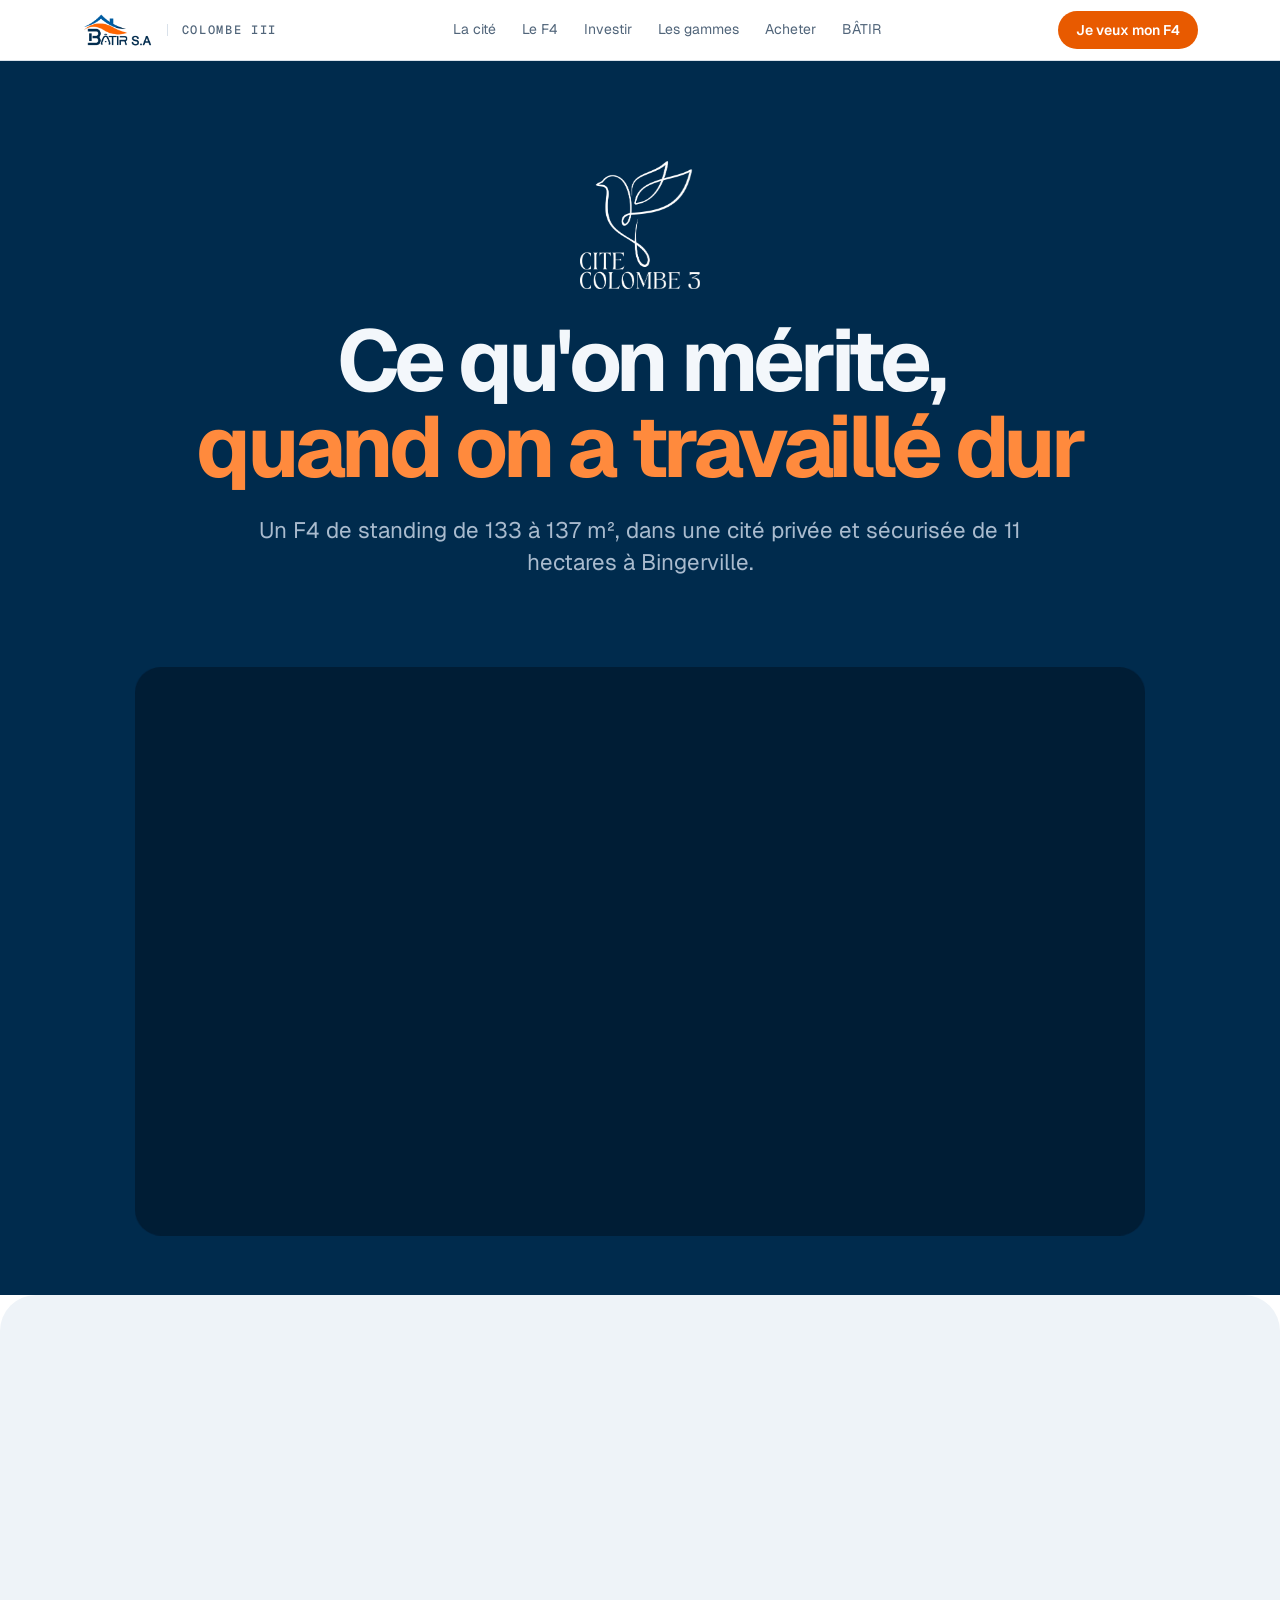
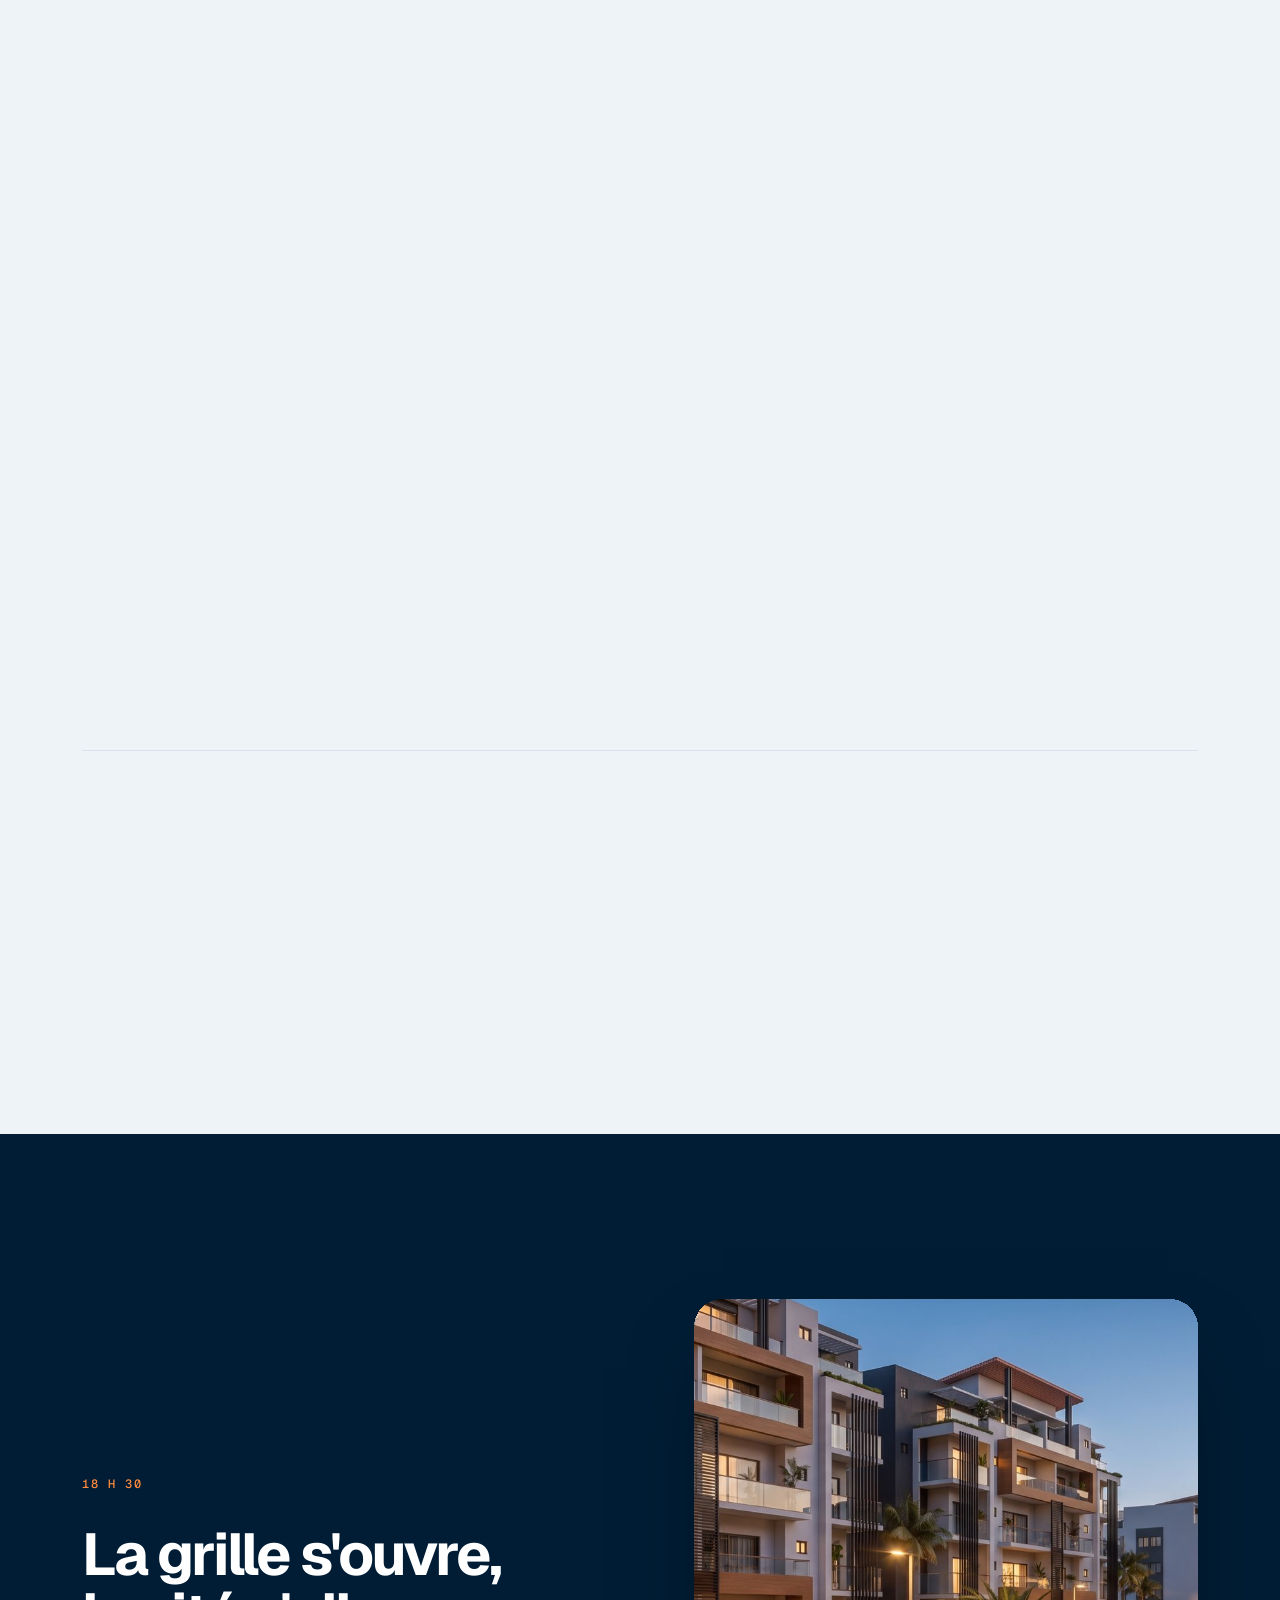
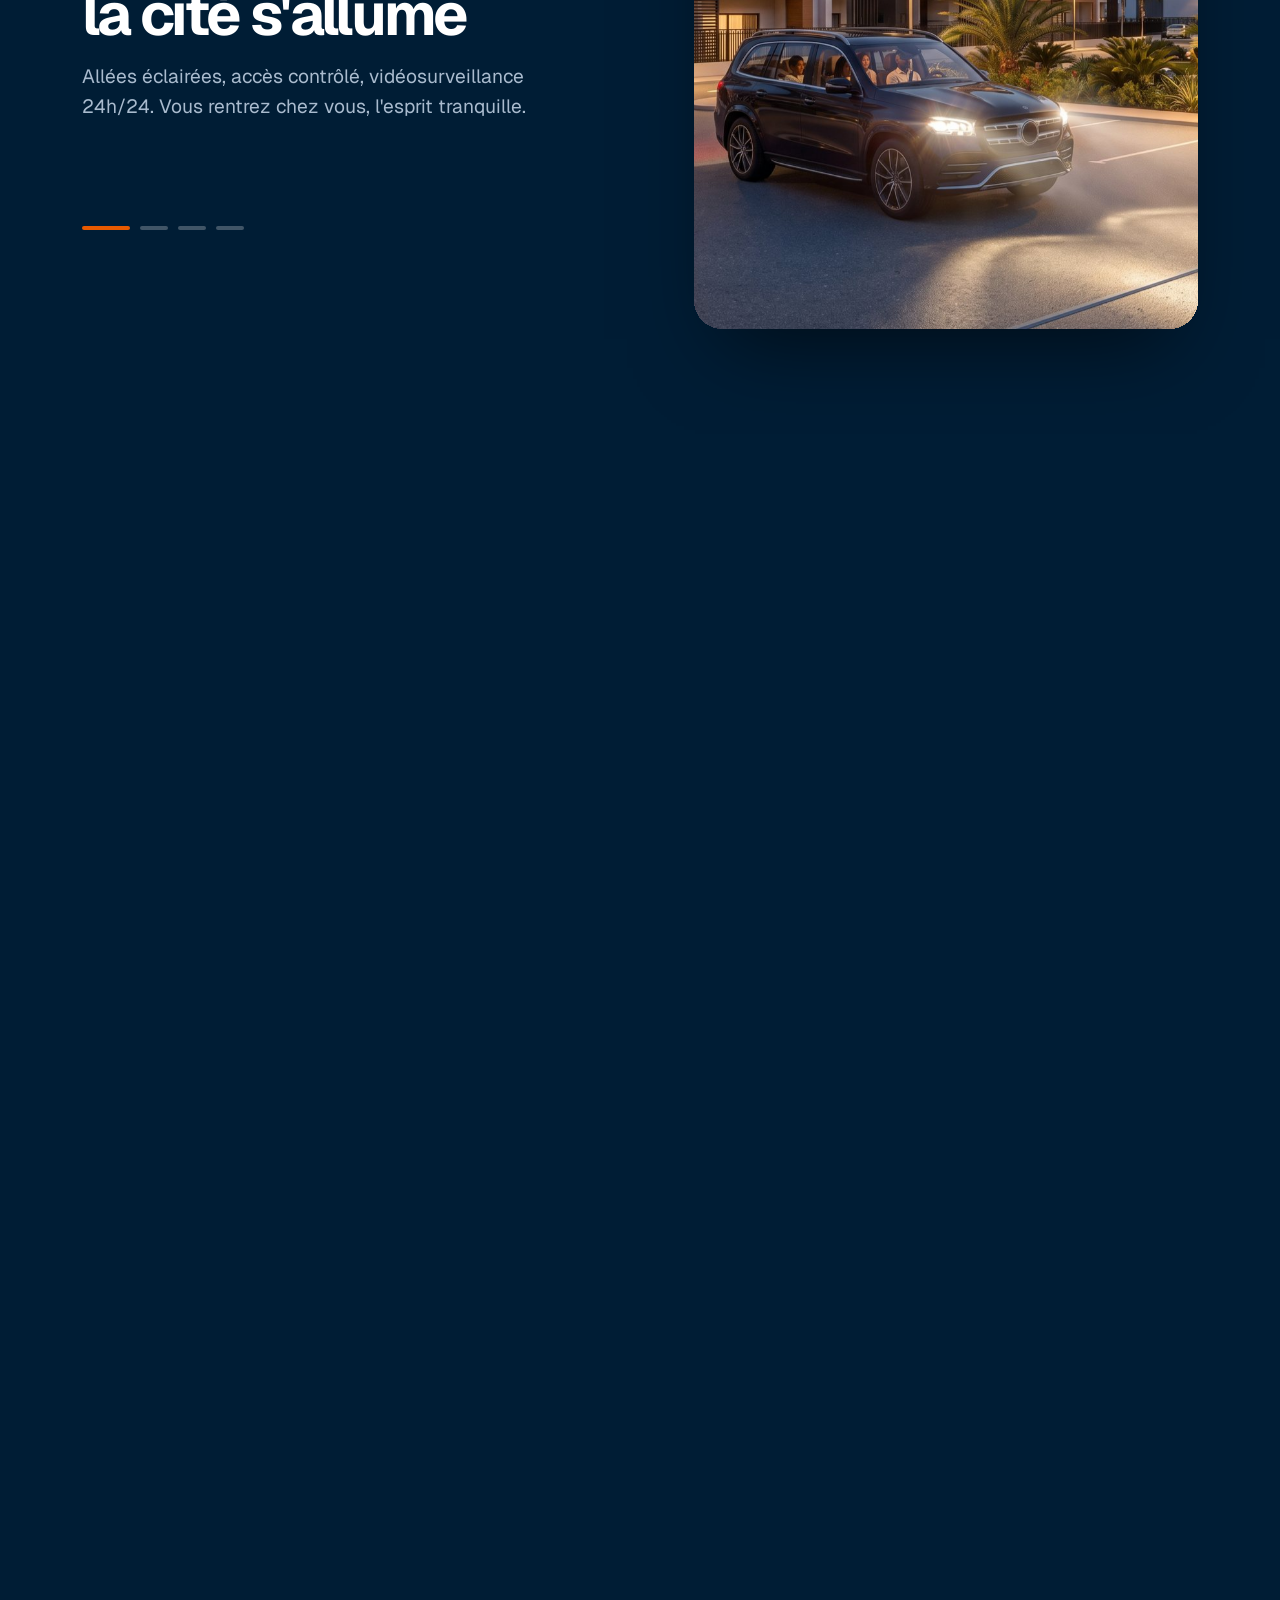
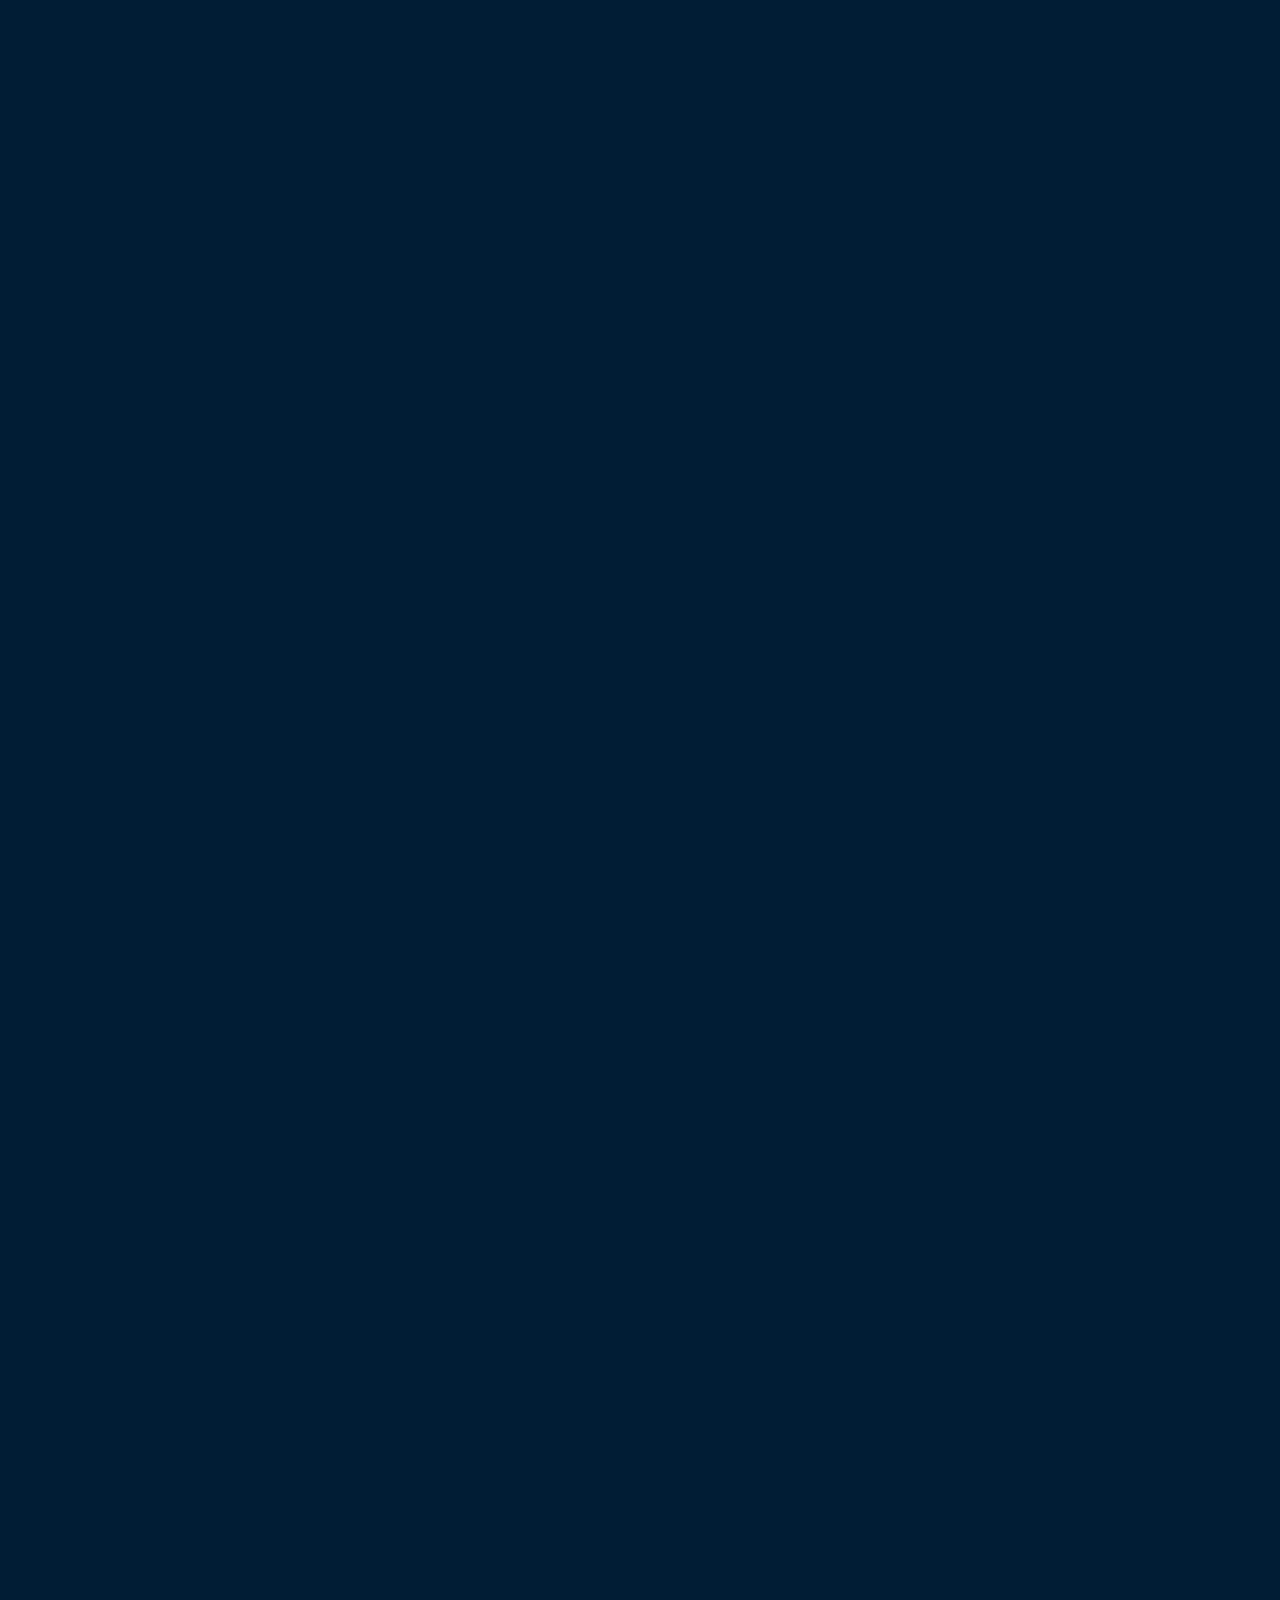
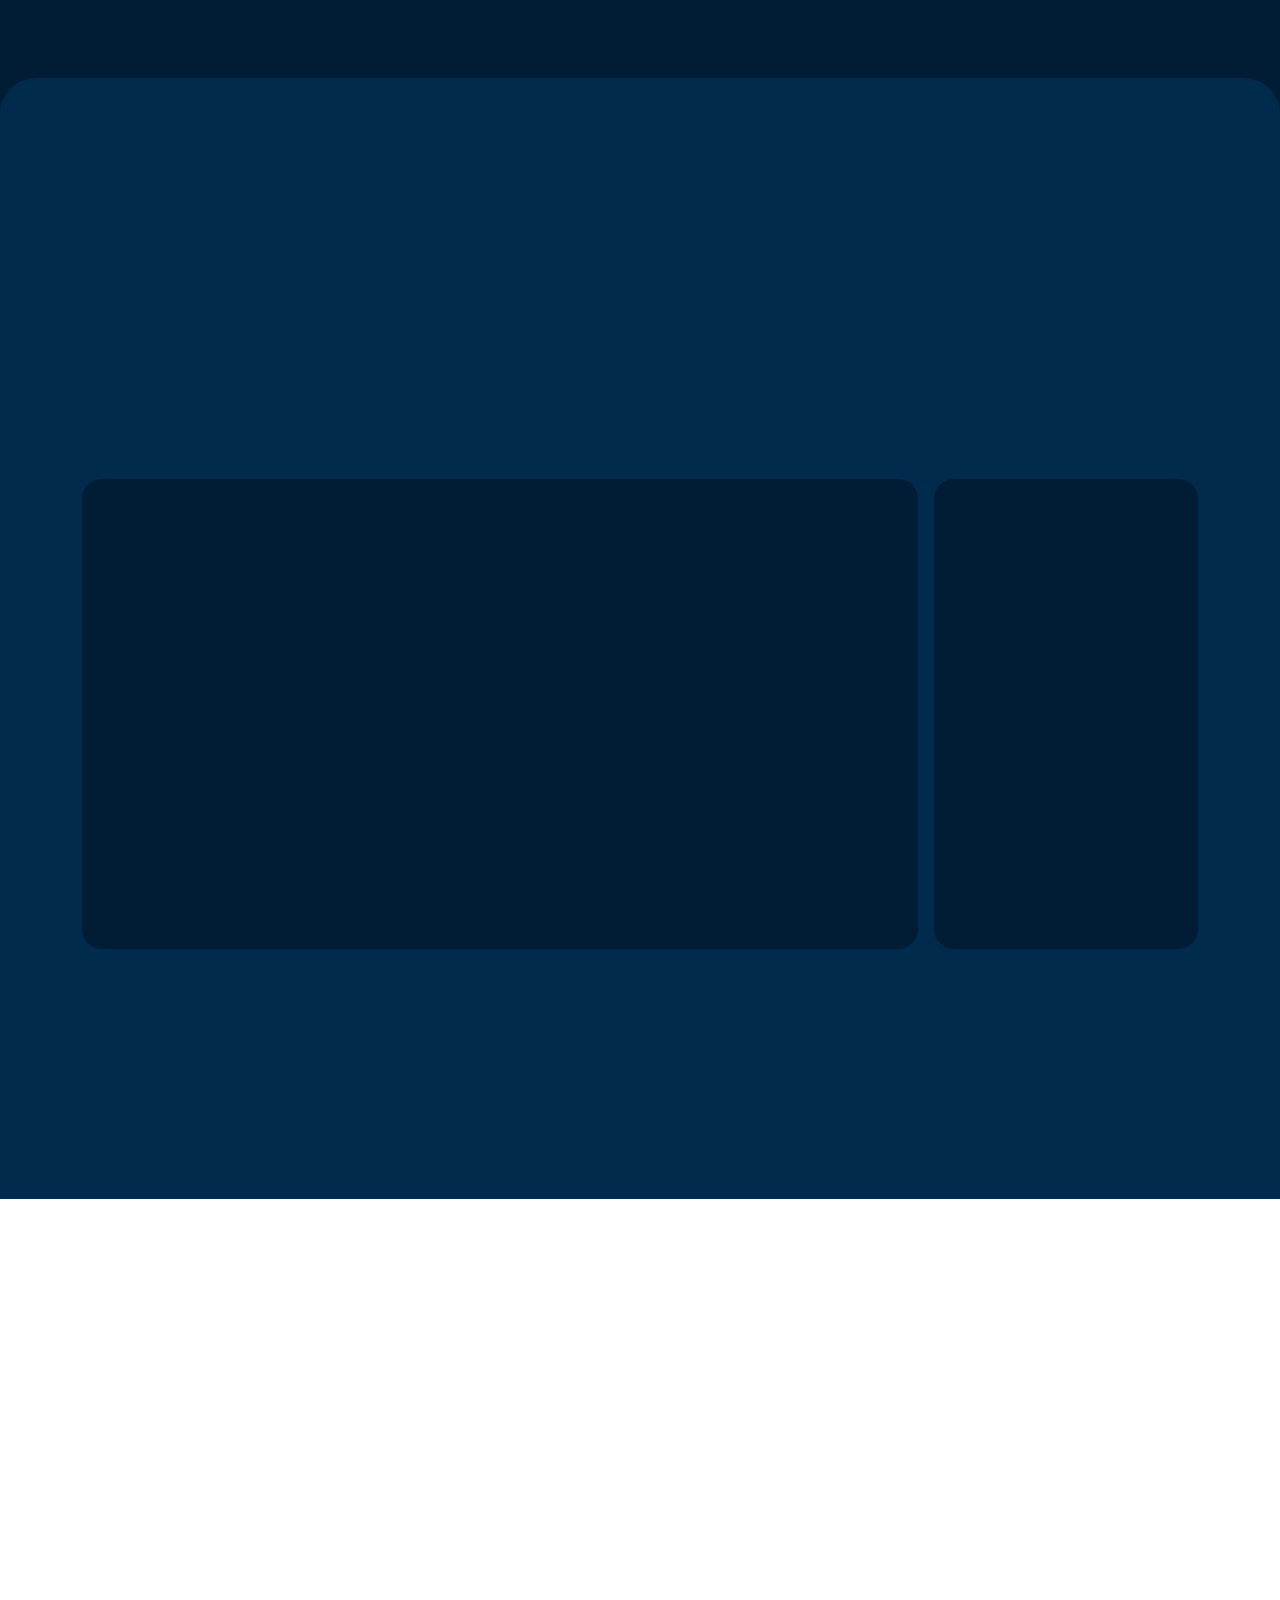
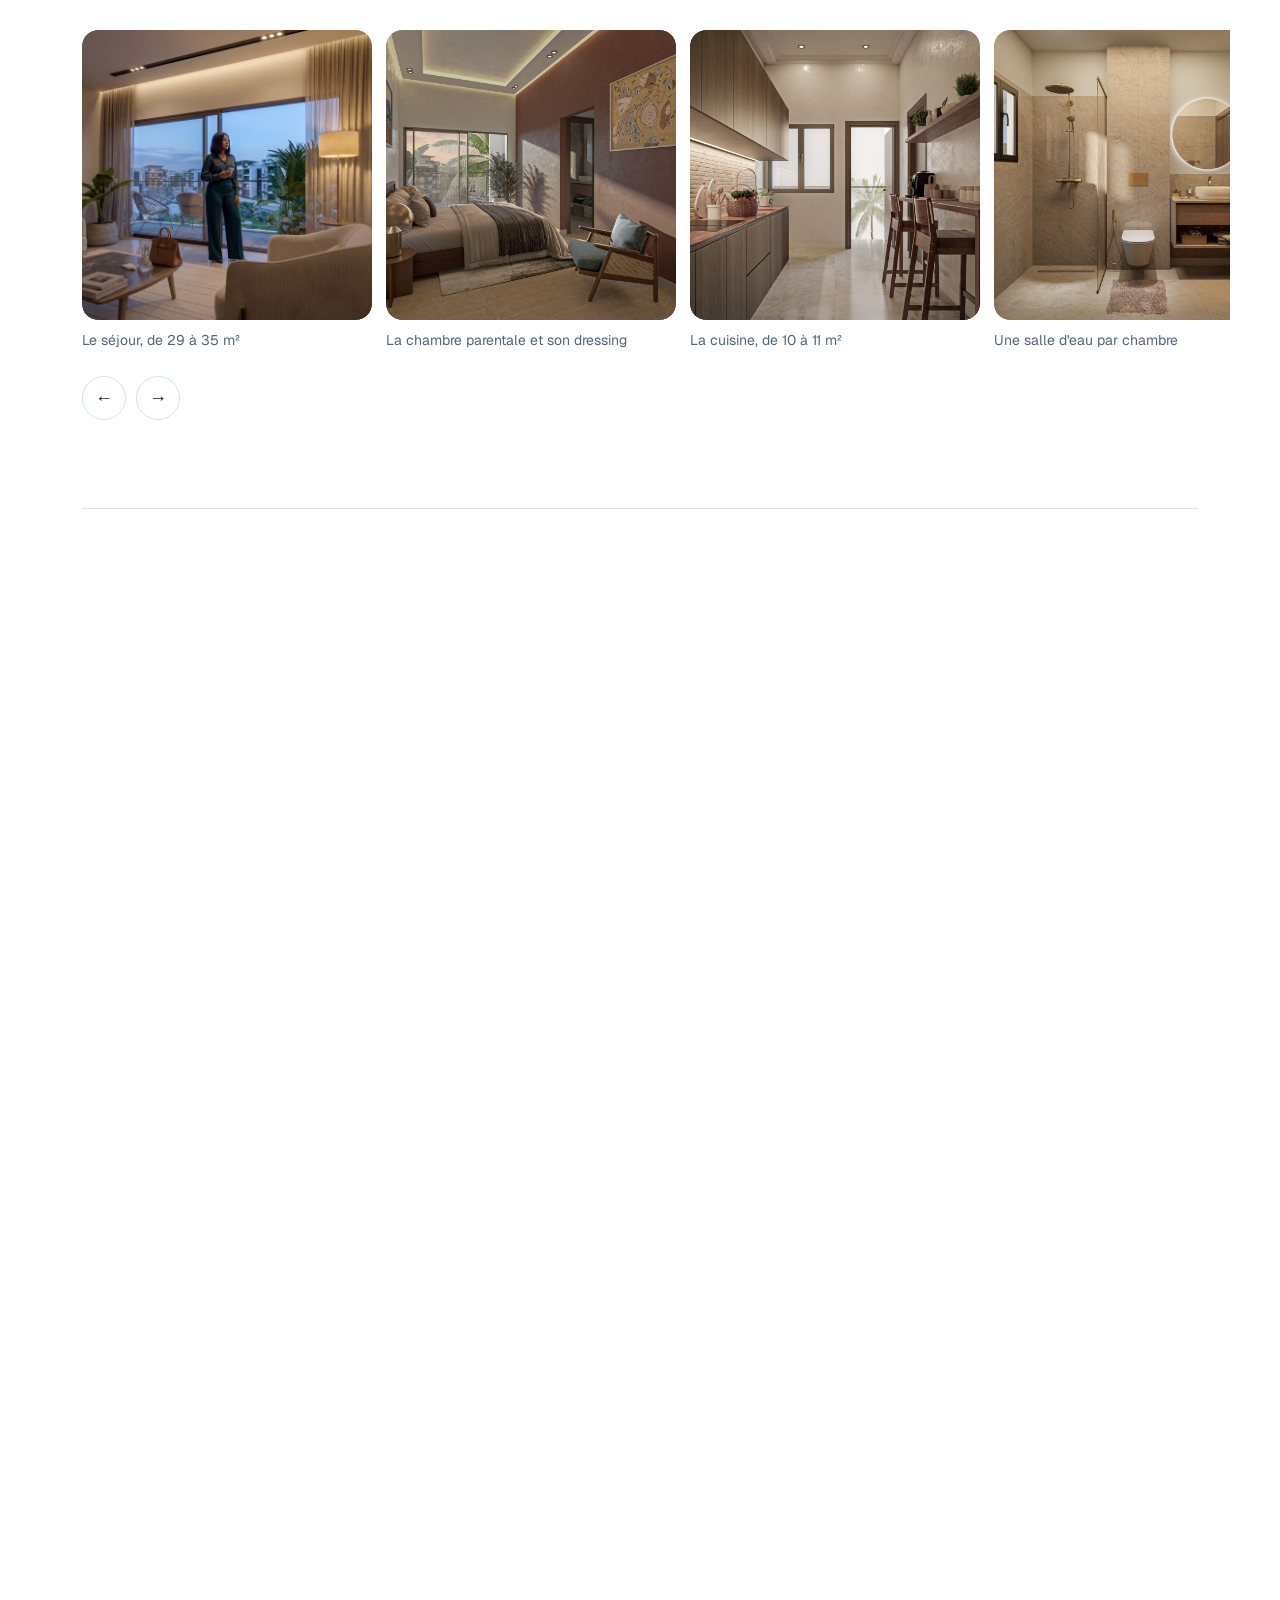
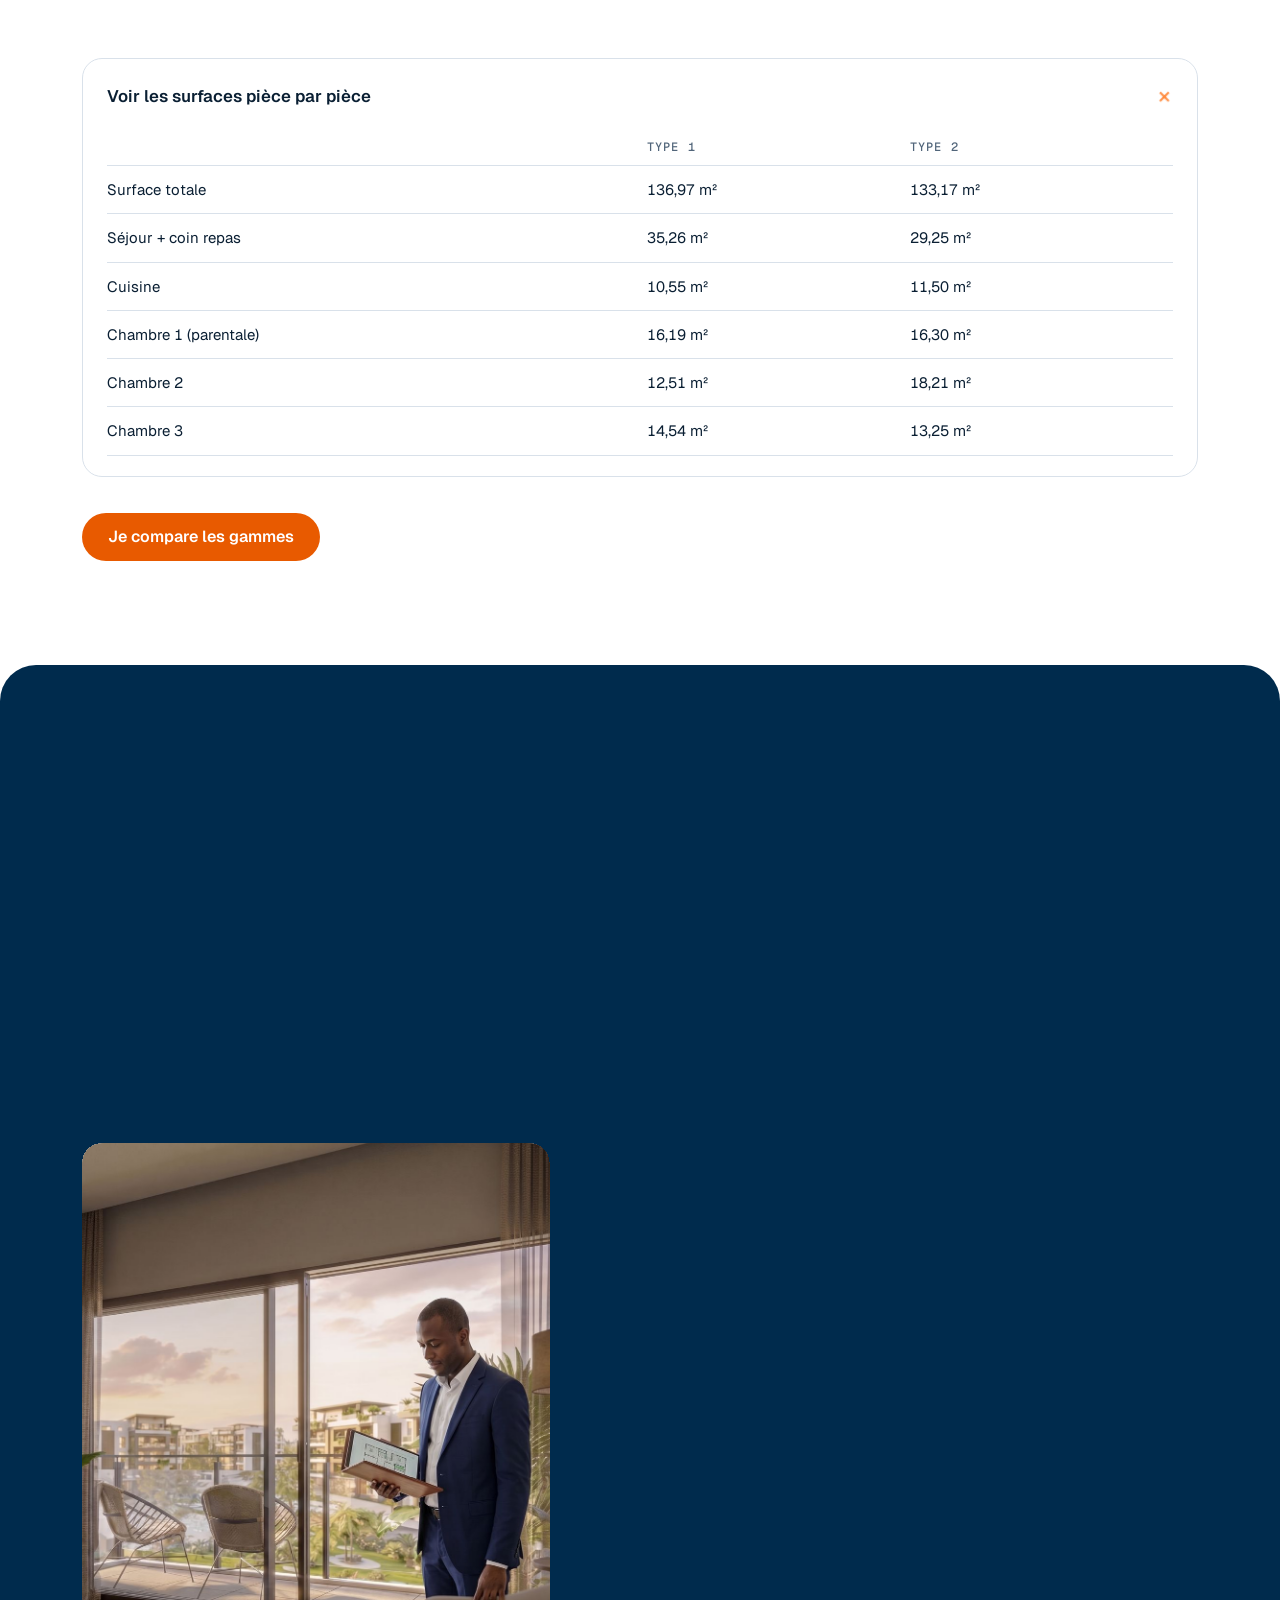
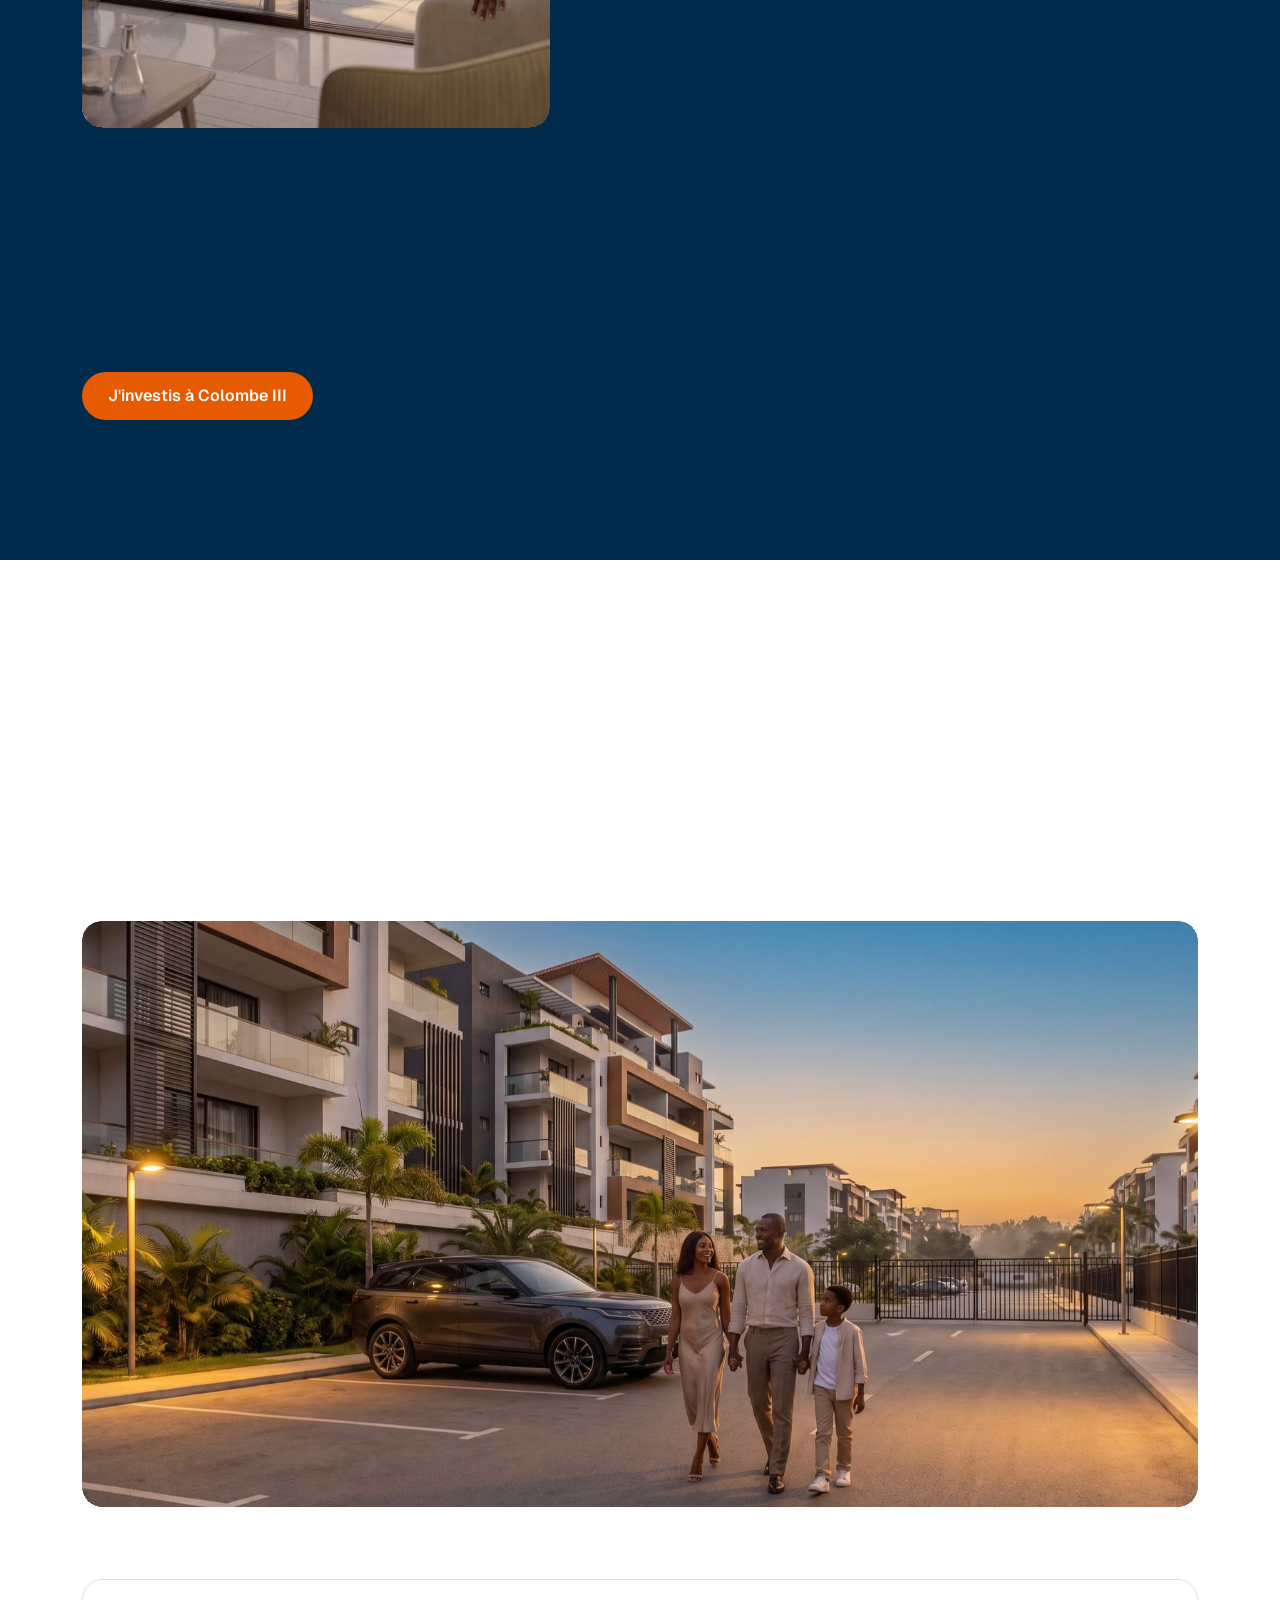
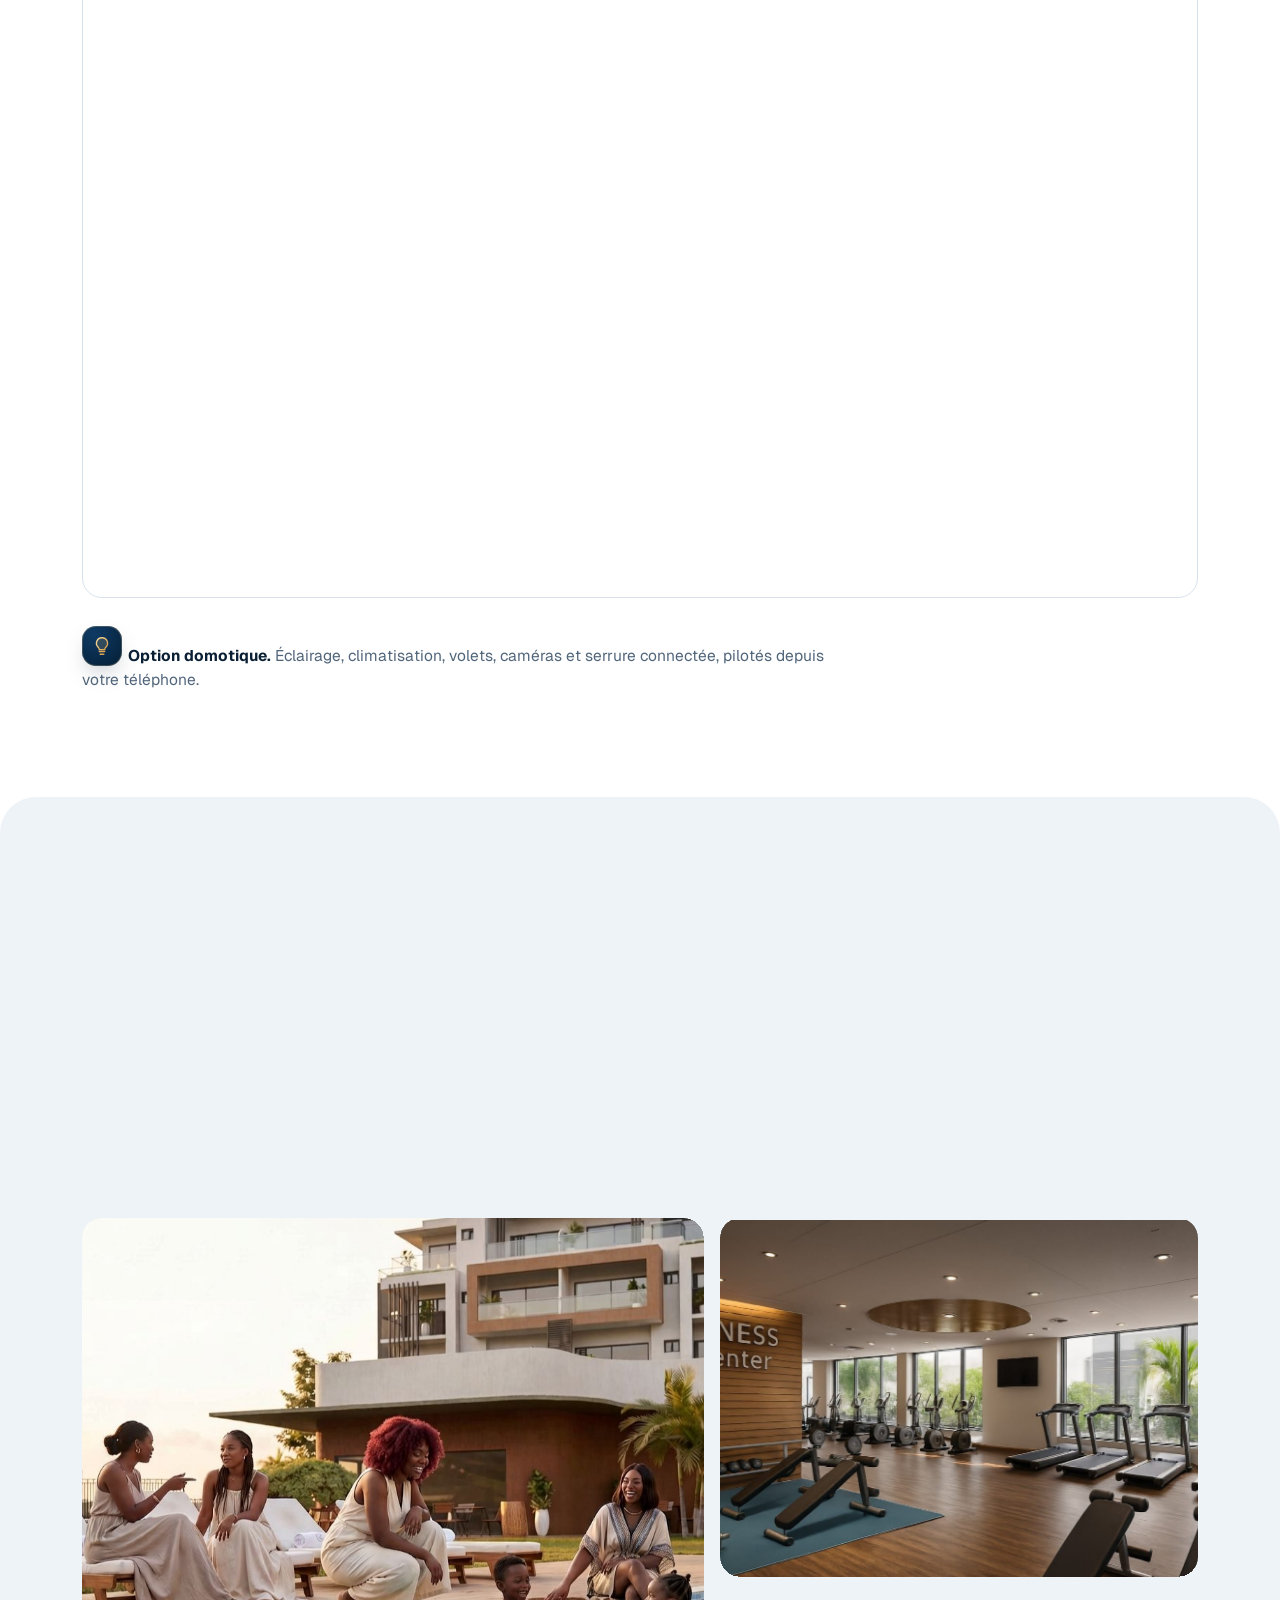
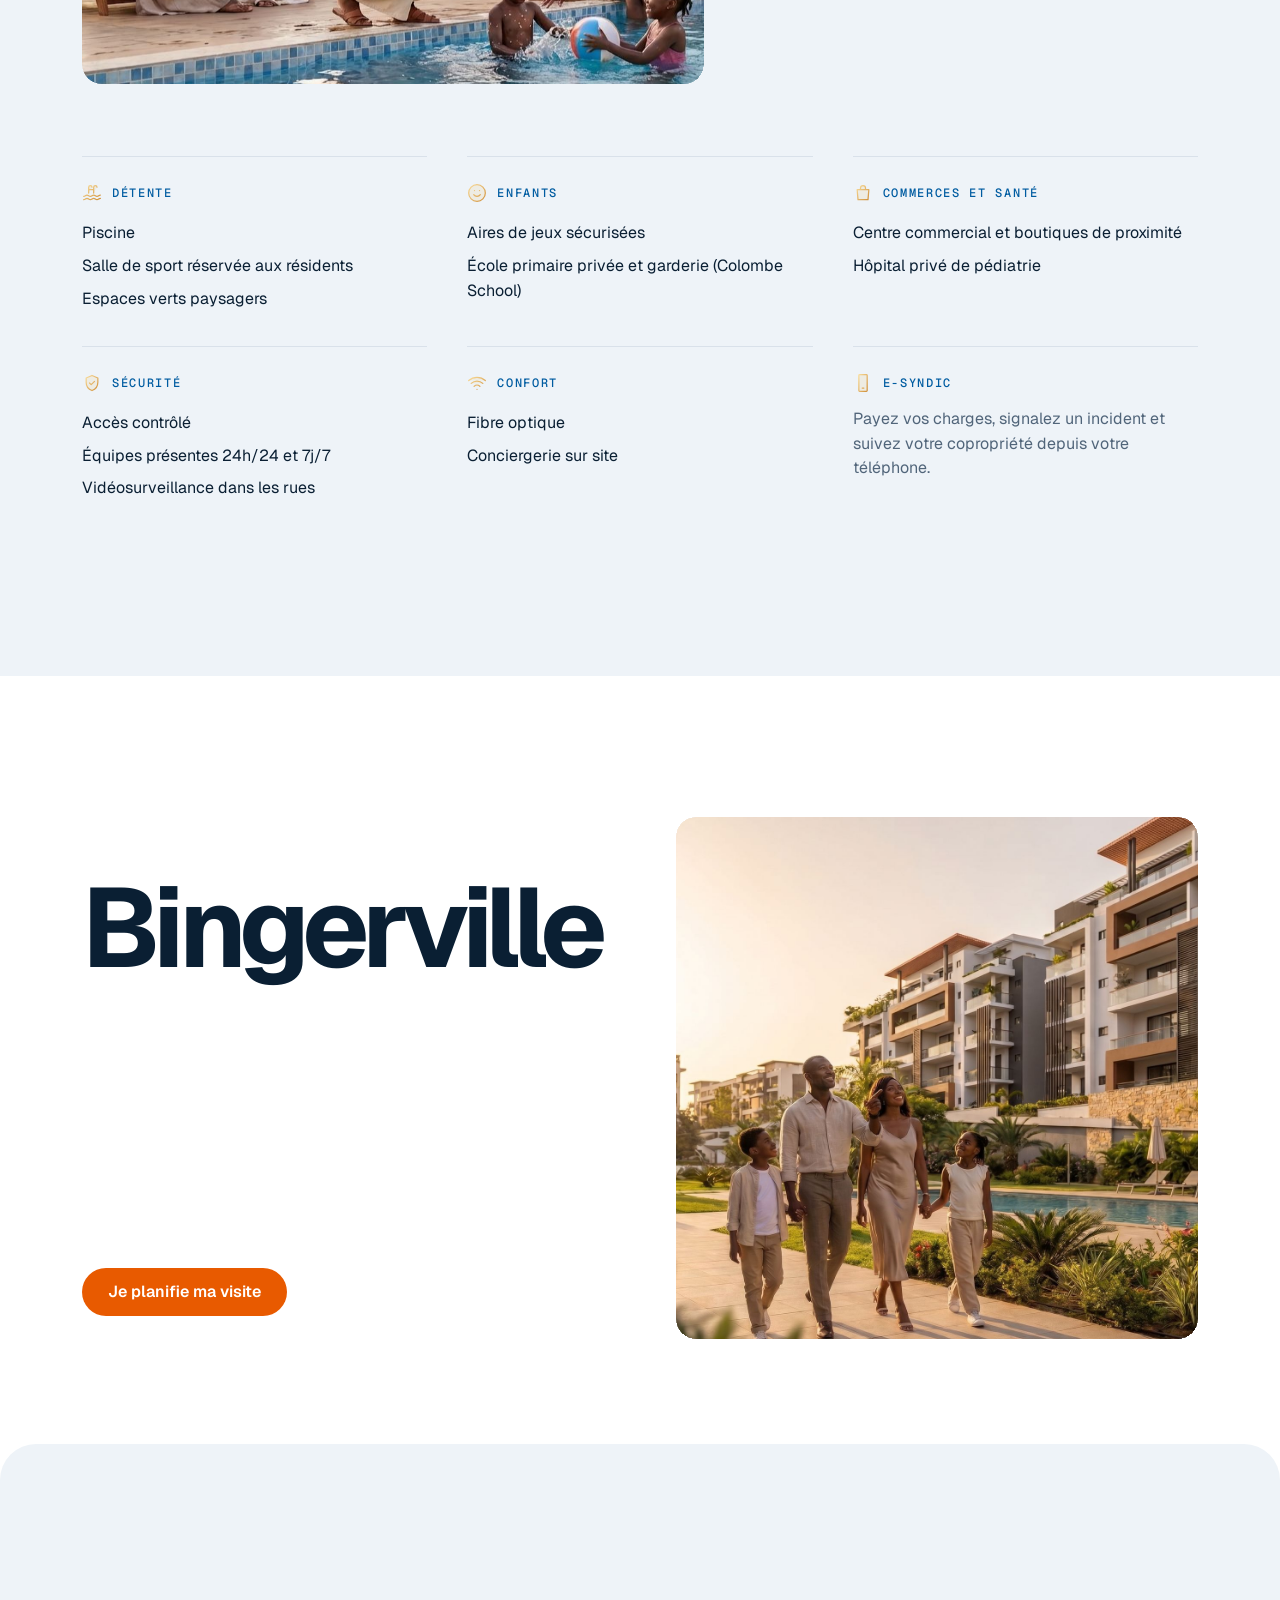
<file: index.html>
<!doctype html>
<html lang="fr">
<head>
<meta charset="utf-8">
<meta name="viewport" content="width=device-width,initial-scale=1,viewport-fit=cover">
<title>Cité Colombe III · Appartements F4 à Bingerville | BÂTIR S.A</title>
<meta name="description" content="Appartements F4 de 133 à 137 m² dans une cité privée et sécurisée de 11 hectares à Bingerville. Dès 75 000 000 FCFA.">
<link rel="canonical" href="https://colombe3.batir-sa.ci/">
<meta name="theme-color" content="#002B4D">
<meta property="og:type" content="website">
<meta property="og:locale" content="fr_CI">
<meta property="og:title" content="Cité Colombe III · F4 à Bingerville">
<meta property="og:description" content="Un domaine privé de 11 hectares, des F4 de 133 à 137 m², dès 75 000 000 FCFA.">
<meta property="og:url" content="https://colombe3.batir-sa.ci/">
<meta property="og:image" content="https://colombe3.batir-sa.ci/img/og.jpg">
<meta name="twitter:card" content="summary_large_image">
<link rel="icon" href="img/favicon.png" type="image/png">
<link rel="apple-touch-icon" href="img/apple-touch-icon.png">
<link rel="preconnect" href="https://fonts.googleapis.com"><link rel="preconnect" href="https://fonts.gstatic.com" crossorigin>
<link rel="stylesheet" href="https://fonts.googleapis.com/css2?family=Geist:wght@400;500;600;700&family=Geist+Mono:wght@400;500&display=swap">
<link rel="stylesheet" href="assets/site.css?v=12">
<style>.ic{stroke:url(#gold);fill:rgba(240,200,120,.16);stroke-width:1.5}</style>
<script type="application/ld+json">{"@context":"https://schema.org","@type":"RealEstateAgent","name":"BÂTIR S.A","url":"https://batir-sa.ci","telephone":"+2252722545165","email":"contact@batir-sa.ci","address":{"@type":"PostalAddress","streetAddress":"Cocody, Riviera 3, Jacques Prévert","addressLocality":"Abidjan","addressCountry":"CI"}}</script>
<script src="assets/config.js"></script>
<script>(function(){var c=window.COLOMBE3||{};if(!c.PIXEL_ID)return;!function(f,b,e,v,n,t,s){if(f.fbq)return;n=f.fbq=function(){n.callMethod?n.callMethod.apply(n,arguments):n.queue.push(arguments)};if(!f._fbq)f._fbq=n;n.push=n;n.loaded=!0;n.version='2.0';n.queue=[];t=b.createElement(e);t.async=!0;t.src=v;s=b.getElementsByTagName(e)[0];s.parentNode.insertBefore(t,s)}(window,document,'script','https://connect.facebook.net/en_US/fbevents.js');fbq('init',c.PIXEL_ID);fbq('track','PageView')})()</script>
</head>
<body>
<svg width="0" height="0" style="position:absolute" aria-hidden="true"><defs><linearGradient id="gold" x1="0" y1="0" x2="1" y2="1"><stop offset="0" stop-color="#F8DC9B"/><stop offset="1" stop-color="#D0903A"/></linearGradient><symbol id="i-bed" viewBox="0 0 24 24"><path d="M3 19v-8a2 2 0 0 1 2-2h14a2 2 0 0 1 2 2v8M3 16h18M7 9V7a1 1 0 0 1 1-1h3a1 1 0 0 1 1 1v2M3 19v1M21 19v1"/></symbol><symbol id="i-sofa" viewBox="0 0 24 24"><path d="M5 11V8a2 2 0 0 1 2-2h10a2 2 0 0 1 2 2v3M3 13a2 2 0 0 1 4 0v2h10v-2a2 2 0 0 1 4 0v5H3zM6 18v2M18 18v2"/></symbol><symbol id="i-utensils" viewBox="0 0 24 24"><path d="M7 3v7M5 3v5a2 2 0 0 0 4 0V3M7 10v11M17 21V3c-2 1-3.5 4-3.5 8h3.5"/></symbol><symbol id="i-sun" viewBox="0 0 24 24"><path d="M12 16a4 4 0 1 0 0-8 4 4 0 0 0 0 8zM12 2v2M12 20v2M4.9 4.9l1.4 1.4M17.7 17.7l1.4 1.4M2 12h2M20 12h2M4.9 19.1l1.4-1.4M17.7 6.3l1.4-1.4"/></symbol><symbol id="i-elevator" viewBox="0 0 24 24"><path d="M5 3h14v18H5zM9 10l3-3 3 3M9 14l3 3 3-3"/></symbol><symbol id="i-car" viewBox="0 0 24 24"><path d="M5 16l1.5-5.5A2 2 0 0 1 8.4 9h7.2a2 2 0 0 1 1.9 1.5L19 16M3 16h18v3H3zM7 19v1.5M17 19v1.5M7.5 13h.01M16.5 13h.01"/></symbol><symbol id="i-key" viewBox="0 0 24 24"><path d="M8 18a4 4 0 1 0 0-8 4 4 0 0 0 0 8zM11 11l8-8M16 6l3 3M14 8l2 2"/></symbol><symbol id="i-home" viewBox="0 0 24 24"><path d="M3 11l9-8 9 8M5 10v10h14V10M10 20v-6h4v6"/></symbol><symbol id="i-trend" viewBox="0 0 24 24"><path d="M3 17l6-6 4 4 8-8M15 7h6v6"/></symbol><symbol id="i-coins" viewBox="0 0 24 24"><path d="M12 3c4 0 7 1.3 7 3s-3 3-7 3-7-1.3-7-3 3-3 7-3zM5 6v4c0 1.7 3 3 7 3s7-1.3 7-3V6M5 10v4c0 1.7 3 3 7 3s7-1.3 7-3v-4M5 14v4c0 1.7 3 3 7 3s7-1.3 7-3v-4"/></symbol><symbol id="i-building" viewBox="0 0 24 24"><path d="M4 21V5a1 1 0 0 1 1-1h8a1 1 0 0 1 1 1v16M14 9h5a1 1 0 0 1 1 1v11M3 21h18M8 8h2M8 12h2M8 16h2"/></symbol><symbol id="i-shield" viewBox="0 0 24 24"><path d="M12 3l7 3v5c0 5-3 8.5-7 10-4-1.5-7-5-7-10V6zM9 12l2 2 4-4"/></symbol><symbol id="i-wifi" viewBox="0 0 24 24"><path d="M2 9a15 15 0 0 1 20 0M5 12.5a10 10 0 0 1 14 0M8.5 16a5 5 0 0 1 7 0M12 19.5h.01"/></symbol><symbol id="i-waves" viewBox="0 0 24 24"><path d="M2 16c2 0 2-1.5 4-1.5s2 1.5 4 1.5 2-1.5 4-1.5 2 1.5 4 1.5 2-1.5 4-1.5M2 20c2 0 2-1.5 4-1.5s2 1.5 4 1.5 2-1.5 4-1.5 2 1.5 4 1.5 2-1.5 4-1.5M8 12V5a2 2 0 0 1 4 0M14 12V5a2 2 0 0 1 4 0M8 8h6"/></symbol><symbol id="i-dumbbell" viewBox="0 0 24 24"><path d="M6 7v10M3 9.5v5M18 7v10M21 9.5v5M6 12h12"/></symbol><symbol id="i-school" viewBox="0 0 24 24"><path d="M2 9l10-5 10 5-10 5zM6 11.5V16c0 1.5 3 3 6 3s6-1.5 6-3v-4.5M22 9v6"/></symbol><symbol id="i-bag" viewBox="0 0 24 24"><path d="M5 8h14l-1 12H6zM9 8V6a3 3 0 0 1 6 0v2"/></symbol><symbol id="i-cross" viewBox="0 0 24 24"><path d="M10 3h4v7h7v4h-7v7h-4v-7H3v-4h7z"/></symbol><symbol id="i-camera" viewBox="0 0 24 24"><path d="M3 7h4l2-2h6l2 2h4v12H3zM12 17a4 4 0 1 0 0-8 4 4 0 0 0 0 8z"/></symbol><symbol id="i-phone-app" viewBox="0 0 24 24"><path d="M8 2h8a1 1 0 0 1 1 1v18a1 1 0 0 1-1 1H8a1 1 0 0 1-1-1V3a1 1 0 0 1 1-1zM11 18h2"/></symbol><symbol id="i-users" viewBox="0 0 24 24"><path d="M17 21v-2a4 4 0 0 0-4-4H7a4 4 0 0 0-4 4v2M10 11a4 4 0 1 0 0-8 4 4 0 0 0 0 8zM21 21v-2a4 4 0 0 0-3-3.9M16 3.1a4 4 0 0 1 0 7.8"/></symbol><symbol id="i-file" viewBox="0 0 24 24"><path d="M14 3H7a2 2 0 0 0-2 2v14a2 2 0 0 0 2 2h10a2 2 0 0 0 2-2V8zM14 3v5h5M9 13h6M9 17h6"/></symbol><symbol id="i-calendar" viewBox="0 0 24 24"><path d="M4 6h16v14H4zM4 10h16M8 3v4M16 3v4"/></symbol><symbol id="i-bank" viewBox="0 0 24 24"><path d="M3 10l9-6 9 6M5 10v8M9 10v8M15 10v8M19 10v8M3 21h18"/></symbol><symbol id="i-pin" viewBox="0 0 24 24"><path d="M12 21s7-6.5 7-12a7 7 0 0 0-14 0c0 5.5 7 12 7 12zM12 11.5a2.5 2.5 0 1 0 0-5 2.5 2.5 0 0 0 0 5z"/></symbol><symbol id="i-phone" viewBox="0 0 24 24"><path d="M5 4h4l2 5-2.5 1.5a11 11 0 0 0 5 5L15 13l5 2v4a2 2 0 0 1-2 2A16 16 0 0 1 3 6a2 2 0 0 1 2-2z"/></symbol><symbol id="i-mail" viewBox="0 0 24 24"><path d="M3 6h18v12H3zM3 7l9 7 9-7"/></symbol><symbol id="i-chat" viewBox="0 0 24 24"><path d="M21 12a9 9 0 0 1-13.4 7.8L3 21l1.3-4.4A9 9 0 1 1 21 12z"/></symbol><symbol id="i-bulb" viewBox="0 0 24 24"><path d="M9 18h6M10 21h4M12 3a6 6 0 0 0-4 10.5c.8.8 1 1.5 1 2.5h6c0-1 .2-1.7 1-2.5A6 6 0 0 0 12 3z"/></symbol><symbol id="i-leaf" viewBox="0 0 24 24"><path d="M11 20A7 7 0 0 1 9.8 6.1C15.5 5 17 4.5 19 2c1 2 2 4.2 2 8 0 5.5-4.8 10-10 10zM2 21c0-3 1.9-5.9 6-8"/></symbol><symbol id="i-smile" viewBox="0 0 24 24"><path d="M12 22a10 10 0 1 0 0-20 10 10 0 0 0 0 20zM8 14s1.5 2 4 2 4-2 4-2M9 9h.01M15 9h.01"/></symbol><symbol id="i-percent" viewBox="0 0 24 24"><path d="M19 5L5 19M7.5 9a1.5 1.5 0 1 0 0-3 1.5 1.5 0 0 0 0 3zM16.5 18a1.5 1.5 0 1 0 0-3 1.5 1.5 0 0 0 0 3z"/></symbol><symbol id="i-wallet" viewBox="0 0 24 24"><path d="M3 7a2 2 0 0 1 2-2h13v4M3 7v11a2 2 0 0 0 2 2h14a1 1 0 0 0 1-1V9a1 1 0 0 0-1-1H5a2 2 0 0 1-2-1zM16 14h.01"/></symbol><symbol id="i-receipt" viewBox="0 0 24 24"><path d="M6 3h12v18l-3-2-3 2-3-2-3 2zM9 8h6M9 12h6"/></symbol><symbol id="i-hardhat" viewBox="0 0 24 24"><path d="M2 18h20M4 18a8 8 0 0 1 16 0M10 10V6h4v4M12 10v3"/></symbol><symbol id="i-briefcase" viewBox="0 0 24 24"><path d="M3 8h18v12H3zM8 8V5a1 1 0 0 1 1-1h6a1 1 0 0 1 1 1v3M3 13h18"/></symbol><symbol id="i-map" viewBox="0 0 24 24"><path d="M3 6l6-2 6 2 6-2v14l-6 2-6-2-6 2zM9 4v14M15 6v14"/></symbol><symbol id="i-ruler" viewBox="0 0 24 24"><path d="M3 17L17 3l4 4L7 21zM7 13l2 2M10 10l2 2M13 7l2 2"/></symbol><symbol id="i-play" viewBox="0 0 24 24"><path d="M8 5l11 7-11 7z"/></symbol></defs></svg>
<header class="nav">
  <div class="wrap">
    <a class="brand" href="#top" aria-label="BÂTIR S.A, Cité Colombe III"><img src="img/batir-logo.png" alt="BÂTIR S.A" width="72" height="35"><span>Colombe III</span></a>
    <ul>
      <li><a href="#cite">La cité</a></li>
      <li><a href="#f4">Le F4</a></li>
      <li><a href="#investir">Investir</a></li>
      <li><a href="#gammes">Les gammes</a></li>
      <li><a href="#acheter">Acheter</a></li>
      <li><a href="#batir">BÂTIR</a></li>
    </ul>
    <a class="btn" href="#contact">Je veux mon F4</a>
  </div>
</header>

<main id="top">
<section class="hero">
  <div class="wrap">
    <img class="mark" data-depth="10" src="img/cite-logo.png" alt="Logo Cité Colombe 3" width="120" height="128">
    <h1>Ce qu'on mérite, <em>quand on a travaillé dur</em></h1>
    <p class="lead">Un F4 de standing de 133 à 137&nbsp;m², dans une cité privée et sécurisée de 11 hectares à Bingerville.</p>

    
    <div class="hero-img" data-grow>
      <div class="video land"><iframe src="https://www.youtube-nocookie.com/embed/icTxAlGJfrw?rel=0&playsinline=1&enablejsapi=1" title="Présentation de la Cité Colombe III" loading="lazy" allow="encrypted-media; picture-in-picture; fullscreen" allowfullscreen></iframe></div>
    </div>
  </div>
</section>

<section class="sec alt" id="cite">
  <div class="wrap">
    <p class="eyebrow">La cité</p>
    <h2 class="h2 wide">Un domaine privé de onze hectares, pensé pour votre famille</h2>
    <p class="lead">Jardins paysagers, allées éclairées, piscine, salle de sport, école et centre commercial : tout ce dont votre famille a besoin est réuni à l'intérieur de la cité, derrière un accès contrôlé.</p>
    <ul class="tiles"><li><span class="tile"><svg class="ic" aria-hidden="true"><use href="#i-elevator"/></svg></span>Ascenseurs</li><li><span class="tile"><svg class="ic" aria-hidden="true"><use href="#i-school"/></svg></span>Colombe School</li><li><span class="tile"><svg class="ic" aria-hidden="true"><use href="#i-dumbbell"/></svg></span>Fitness center</li><li><span class="tile"><svg class="ic" aria-hidden="true"><use href="#i-building"/></svg></span>Syndic local de copropriété</li><li><span class="tile"><svg class="ic" aria-hidden="true"><use href="#i-bag"/></svg></span>Centre commercial</li><li><span class="tile"><svg class="ic" aria-hidden="true"><use href="#i-key"/></svg></span>Accès contrôlé</li><li><span class="tile"><svg class="ic" aria-hidden="true"><use href="#i-waves"/></svg></span>Piscine</li><li><span class="tile"><svg class="ic" aria-hidden="true"><use href="#i-smile"/></svg></span>Aire de jeux</li><li><span class="tile"><svg class="ic" aria-hidden="true"><use href="#i-leaf"/></svg></span>Espaces verts</li><li><span class="tile"><svg class="ic" aria-hidden="true"><use href="#i-car"/></svg></span>Parkings</li><li><span class="tile"><svg class="ic" aria-hidden="true"><use href="#i-shield"/></svg></span>Sécurité 24h/24</li><li><span class="tile"><svg class="ic" aria-hidden="true"><use href="#i-camera"/></svg></span>Vidéosurveillance</li><li><span class="tile"><svg class="ic" aria-hidden="true"><use href="#i-cross"/></svg></span>Hôpital pédiatrique privé</li></ul>
    <div class="stats">
      <div class="stat"><svg class="ic" aria-hidden="true"><use href="#i-leaf"/></svg><b>11 ha</b><span>de domaine paysager privé</span></div>
      <div class="stat"><svg class="ic" aria-hidden="true"><use href="#i-building"/></svg><b>280</b><span>appartements F4</span></div>
      <div class="stat"><svg class="ic" aria-hidden="true"><use href="#i-elevator"/></svg><b>R+4</b><span>avec ascenseur</span></div>
      <div class="stat"><svg class="ic" aria-hidden="true"><use href="#i-camera"/></svg><b>24/7</b><span>sécurité et vidéosurveillance</span></div>
    </div>
  </div>
</section>

<section class="story" id="journee" aria-label="Une journée à Colombe III">
  <div class="stage"><div class="wrap st-grid">
    <div class="texts"><div class="cap" data-i="0"><p class="eyebrow">18 h 30</p><h2>La grille s'ouvre,<br>la cité s'allume</h2><p>Allées éclairées, accès contrôlé, vidéosurveillance 24h/24. Vous rentrez chez vous, l'esprit tranquille.</p></div><div class="cap" data-i="1"><p class="eyebrow">À la maison</p><h2>Une chambre pour chacun,<br>une vraie vie de famille</h2><p>Trois chambres avec salle d'eau, un séjour de 29 à 35&nbsp;m², 133 à 137&nbsp;m² en tout.</p></div><div class="cap" data-i="2"><p class="eyebrow">Le week-end</p><h2>La piscine est<br>au pied de chez vous</h2><p>Piscine, aire de jeux, salle de sport : tout est dans la cité, sans reprendre la voiture.</p></div><div class="cap" data-i="3"><p class="eyebrow">Investisseur ?</p><h2>Votre F4 travaille<br>pendant que vous vivez</h2><p>Un quartier qui se développe, des locataires qui cherchent ce standing, un bien qui prend de la valeur.</p></div><ol class="dots" aria-hidden="true"><li></li><li></li><li></li><li></li></ol></div>
    <div class="media"><div class="frame" data-i="0"><img src="img/gate-night.jpg" alt="Une famille rentre en voiture dans la cité, éclairée au crépuscule" loading="lazy"></div><div class="frame" data-i="1"><img src="img/family-room.jpg" alt="Des parents jouent avec leurs enfants dans une chambre lumineuse" loading="lazy"></div><div class="frame" data-i="2"><img src="img/pool-sunset.jpg" alt="Des enfants jouent au bord de la piscine pendant que leurs mères discutent" loading="lazy"></div><div class="frame" data-i="3"><img src="img/investor.jpg" alt="Un acheteur examine son futur appartement, tablette en main" loading="lazy"></div></div>
  </div></div>
</section>

<section class="sec dark">
  <div class="wrap">
    <p class="eyebrow">En vidéo</p>
    <h2 class="h2 wide">Colombe III en images</h2>
    <p class="lead">Suivez l'avancement du chantier et projetez-vous dans votre future cité.</p>
    <div class="vgrid">
      <div class="vbox"><div class="video land"><iframe src="https://www.youtube-nocookie.com/embed/7jYa5fxnmJ0?rel=0&playsinline=1&enablejsapi=1" title="Le chantier de la Cité Colombe III" loading="lazy" allow="encrypted-media; picture-in-picture; fullscreen" allowfullscreen></iframe></div></div>
      <div class="vbox"><div class="video short"><iframe src="https://www.youtube-nocookie.com/embed/eXbavKkY7aU?rel=0&playsinline=1&enablejsapi=1" title="Imaginez votre quotidien à la Cité Colombe III" loading="lazy" allow="encrypted-media; picture-in-picture; fullscreen" allowfullscreen></iframe></div></div>
    </div>
    <div class="vcta"><p>Chaque étage ne compte que deux appartements. Réservez le vôtre.</p><a class="btn" href="#contact">Je lance mon dossier</a></div>
  </div>
</section>

<section class="sec" id="f4">
  <div class="wrap">
    <p class="eyebrow">Votre F4</p>
    <h2 class="h2 wide">Chez vous, il y a de la place pour chacun</h2>
    <p class="lead">133 à 137&nbsp;m², pensés pour la vie de famille.</p>

    <div class="rail" id="rail" tabindex="0" aria-label="Photos de l'appartement">
      <div class="slide"><figure class="ph tilt"><img src="img/living-woman.jpg" alt="Une femme dans son séjour, face au balcon, à la tombée du jour" loading="lazy"></figure><p>Le séjour, de 29 à 35&nbsp;m²</p></div>
      <div class="slide"><figure class="ph tilt"><img src="img/bed-parent.jpg" alt="Chambre parentale" loading="lazy"></figure><p>La chambre parentale et son dressing</p></div>
      <div class="slide"><figure class="ph tilt"><img src="img/kitchen.jpg" alt="Cuisine séparée" loading="lazy"></figure><p>La cuisine, de 10 à 11&nbsp;m²</p></div>
      <div class="slide"><figure class="ph tilt"><img src="img/bath.jpg" alt="Salle d'eau avec douche" loading="lazy"></figure><p>Une salle d'eau par chambre</p></div>
      <div class="slide"><figure class="ph tilt"><img src="img/balcony.jpg" alt="Séjour ouvert sur le balcon" loading="lazy"></figure><p>Le balcon, côté jardin</p></div>
    </div>
    <div class="rail-ctl"><button type="button" id="prev" aria-label="Photo précédente">←</button><button type="button" id="next" aria-label="Photo suivante">→</button></div>

    <ul class="feat">
      <li><svg class="ic" aria-hidden="true"><use href="#i-bed"/></svg><h3>Trois chambres, trois salles d'eau</h3><p>Chacun a son espace. La chambre parentale a son dressing.</p></li>
      <li><svg class="ic" aria-hidden="true"><use href="#i-sofa"/></svg><h3>Un séjour qui reçoit</h3><p>De 29 à 35&nbsp;m² avec coin repas, pour les grandes tablées.</p></li>
      <li><svg class="ic" aria-hidden="true"><use href="#i-utensils"/></svg><h3>Cuisine et buanderie séparées</h3><p>10 à 11&nbsp;m² pour cuisiner, un espace dédié au linge, des rangements.</p></li>
      <li><svg class="ic" aria-hidden="true"><use href="#i-sun"/></svg><h3>Balcons et terrasses privatifs</h3><p>La lumière et l'air frais dans toutes les pièces.</p></li>
      <li><svg class="ic" aria-hidden="true"><use href="#i-elevator"/></svg><h3>Ascenseur</h3><p>Deux appartements par étage, un accès facile pour tous.</p></li>
      <li><svg class="ic" aria-hidden="true"><use href="#i-car"/></svg><h3>Parking aménagé</h3><p>Des places de stationnement sécurisées, réservées aux résidents.</p></li>
    </ul>

    <div class="plans" id="plans">
      <h3>Les plans de votre appartement</h3>
      <p>Deux appartements par étage, deux plans au choix.</p>
      <div class="plan-grid">
        <figure class="plan">
          <a href="img/plan-type1.jpg" target="_blank" rel="noopener"><img src="img/plan-type1.jpg" alt="Plan d'étage courant, appartement F4 de 136,97 m², type 1" loading="lazy"></a>
          <figcaption><b>Type 1</b><span>136,97 m²</span></figcaption>
        </figure>
        <figure class="plan">
          <a href="img/plan-type2.jpg" target="_blank" rel="noopener"><img src="img/plan-type2.jpg" alt="Plan d'étage courant, appartement F4 de 133,17 m², type 2" loading="lazy"></a>
          <figcaption><b>Type 2</b><span>133,17 m²</span></figcaption>
        </figure>
      </div>
      <details class="more" open>
        <summary>Voir les surfaces pièce par pièce</summary>
        <div class="tbl-scroll">
          <table class="tbl">
            <thead><tr><th></th><th>Type 1</th><th>Type 2</th></tr></thead>
            <tbody>
              <tr><td>Surface totale</td><td>136,97 m²</td><td>133,17 m²</td></tr>
              <tr><td>Séjour + coin repas</td><td>35,26 m²</td><td>29,25 m²</td></tr>
              <tr><td>Cuisine</td><td>10,55 m²</td><td>11,50 m²</td></tr>
              <tr><td>Chambre 1 (parentale)</td><td>16,19 m²</td><td>16,30 m²</td></tr>
              <tr><td>Chambre 2</td><td>12,51 m²</td><td>18,21 m²</td></tr>
              <tr><td>Chambre 3</td><td>14,54 m²</td><td>13,25 m²</td></tr>
            </tbody>
          </table>
        </div>
      </details>
    </div>
    <div class="cta-row"><a class="btn" href="#gammes">Je compare les gammes</a></div>
  </div>
</section>

<section class="sec dark" id="investir">
  <div class="wrap">
    <p class="eyebrow">Investir</p>
    <h2 class="h2 wide">Un patrimoine qui se construit pendant que vous vivez</h2>
    <p class="lead">Un investissement immobilier solide, dans un quartier en pleine transformation.</p>
    <div class="inv-grid">
      <figure class="ph tilt par"><img src="img/investor.jpg" alt="Un acheteur examine son futur appartement, tablette en main" loading="lazy"></figure>
      <ul class="pts">
        <li><svg class="ic" aria-hidden="true"><use href="#i-coins"/></svg><h3>Entrez sans tout payer d'un coup</h3><p>Dès 75&nbsp;000&nbsp;000&nbsp;FCFA, avec un apport de 20&nbsp;% puis un paiement qui suit l'avancement du chantier.</p></li>
        <li><svg class="ic" aria-hidden="true"><use href="#i-pin"/></svg><h3>Misez sur Bingerville</h3><p>Le Nouveau Palais de Justice, la future université UCAO, l'Institut européen de cancérologie, le prolongement du boulevard Coffi Gadeau : Bingerville change d'échelle, et la valeur des biens suit.</p></li>
        <li><svg class="ic" aria-hidden="true"><use href="#i-key"/></svg><h3>Un rendement locatif attractif</h3><p>En nous confiant la gestion de votre bien, vous profitez d'un rendement élevé et d'une tranquillité d'esprit totale.</p></li>
        <li><svg class="ic" aria-hidden="true"><use href="#i-users"/></svg><h3>Séduisez les bons locataires</h3><p>Sécurité 24h/24, piscine, salle de sport, école, fibre optique : les familles recherchent ces prestations.</p></li>
        <li><svg class="ic" aria-hidden="true"><use href="#i-shield"/></svg><h3>Gardez la valeur de votre bien</h3><p>Un syndic professionnel entretient la cité. Vous suivez tout depuis l'application E-Syndic.</p></li>
        <li><svg class="ic" aria-hidden="true"><use href="#i-trend"/></svg><h3>Choisissez la gamme selon le locataire visé</h3><p>Standard, Premium ou Majestic, du confort essentiel au standing complet.</p></li>
      </ul>
    </div>
    <div class="cta-row"><a class="btn" href="#contact">J'investis à Colombe III</a></div>
  </div>
</section>

<section class="sec" id="gammes">
  <div class="wrap">
    <p class="eyebrow">Les trois gammes</p>
    <h2 class="h2 wide">Votre appartement, à votre image</h2>
    <p class="lead">Même plan, mêmes surfaces. Seuls les finitions et les équipements changent.</p>
    <figure class="ph wide tilt par"><img src="img/gammes-family.jpg" alt="Un couple et leur fils se promènent dans la cité au coucher du soleil" loading="lazy"></figure>
    <div class="tiers">
      <article class="tier">
        <span class="nm">Standard</span>
        <div class="px">75&nbsp;M<small>75 000 000 FCFA</small></div>
        <ul>
          <li>Portes intérieures en bois massif</li>
          <li>Baies vitrées dans le salon et les chambres</li>
          <li>Cuisine fonctionnelle et rangements intégrés</li>
          <li>Carrelage et sanitaires de qualité</li>
          <li>Pré-installation de la climatisation</li>
        </ul>
        <a class="btn" href="#contact">Je choisis Standard</a>
      </article>
      <article class="tier">
        <span class="nm">Premium</span>
        <div class="px">90&nbsp;M<small>90 000 000 FCFA</small></div>
        <ul>
          <li class="inh">Tout le Standard, plus :</li>
          <li>Cuisine équipée : hotte, gazinière, four encastré</li>
          <li>Climatiseurs installés</li>
          <li>Interphone pour ouvrir la porte à distance</li>
          <li>Domotique de type Alexa</li>
        </ul>
        <a class="btn" href="#contact">Je choisis Premium</a>
      </article>
      <article class="tier">
        <span class="nm">Majestic</span>
        <div class="px">110&nbsp;M<small>110 000 000 FCFA</small></div>
        <ul>
          <li class="inh">Tout le Premium, plus :</li>
          <li>Cuisine avec plan de travail en granite et micro-ondes</li>
          <li>Douche de standing : cabine en verre trempé, miroir LED</li>
          <li>Baies vitrées aluminium double vitrage</li>
          <li>Domotique complète, ouverture du portail de l'immeuble</li>
          <li>Climatiseurs partout, chauffe-eau, spots et lustres</li>
        </ul>
        <a class="btn" href="#contact">Je choisis Majestic</a>
      </article>
    </div>
    <p class="opt"><svg class="ic" aria-hidden="true"><use href="#i-bulb"/></svg><b>Option domotique.</b> Éclairage, climatisation, volets, caméras et serrure connectée, pilotés depuis votre téléphone.</p>
  </div>
</section>

<section class="sec alt" id="vie">
  <div class="wrap">
    <p class="eyebrow">La vie dans la cité</p>
    <h2 class="h2 wide">Tout ce qui compte, au pied de votre porte</h2>
    <div class="duo">
      <figure class="ph tilt par"><img src="img/pool-women.jpg" alt="Des mères et leurs enfants au bord de la piscine" loading="lazy"></figure>
      <figure class="ph tilt par"><img src="img/gym.jpg" alt="Salle de sport équipée de tapis de course" loading="lazy"></figure>
    </div>
    <div class="groups">
      <div class="group"><h3><svg class="ic sm" aria-hidden="true"><use href="#i-waves"/></svg>Détente</h3><ul><li>Piscine</li><li>Salle de sport réservée aux résidents</li><li>Espaces verts paysagers</li></ul></div>
      <div class="group"><h3><svg class="ic sm" aria-hidden="true"><use href="#i-smile"/></svg>Enfants</h3><ul><li>Aires de jeux sécurisées</li><li>École primaire privée et garderie (Colombe School)</li></ul></div>
      <div class="group"><h3><svg class="ic sm" aria-hidden="true"><use href="#i-bag"/></svg>Commerces et santé</h3><ul><li>Centre commercial et boutiques de proximité</li><li>Hôpital privé de pédiatrie</li></ul></div>
      <div class="group"><h3><svg class="ic sm" aria-hidden="true"><use href="#i-shield"/></svg>Sécurité</h3><ul><li>Accès contrôlé</li><li>Équipes présentes 24h/24 et 7j/7</li><li>Vidéosurveillance dans les rues</li></ul></div>
      <div class="group"><h3><svg class="ic sm" aria-hidden="true"><use href="#i-wifi"/></svg>Confort</h3><ul><li>Fibre optique</li><li>Conciergerie sur site</li></ul></div>
      <div class="group"><h3><svg class="ic sm" aria-hidden="true"><use href="#i-phone-app"/></svg>E-Syndic</h3><p>Payez vos charges, signalez un incident et suivez votre copropriété depuis votre téléphone.</p></div>
    </div>
  </div>
</section>

<section class="sec">
  <div class="wrap where">
    <div>
      <p class="eyebrow">L'emplacement</p>
      <p class="big">Bingerville</p>
      <p class="lead">Un quartier résidentiel en plein essor, au cœur des grands projets de Bingerville : le Nouveau Palais de Justice, le Groupe scolaire PEDD, la future université UCAO, l'Institut européen de cancérologie et le prolongement du boulevard Coffi Gadeau. Les grands axes, les écoles et les commerces sont à proximité.</p>
    <div class="cta-row"><a class="btn" href="#contact">Je planifie ma visite</a></div>
    </div>
    <figure class="ph tilt par"><img src="img/family-walk.jpg" alt="Une famille se promène dans la cité au coucher du soleil" loading="lazy"></figure>
  </div>
</section>

<section class="sec alt" id="acheter">
  <div class="wrap">
    <p class="eyebrow">Comment acheter</p>
    <h2 class="h2 wide">Devenir propriétaire, à votre rythme</h2>
    <div class="steps">
      <div class="step"><svg class="ic" aria-hidden="true"><use href="#i-file"/></svg><i>1</i><h3>Ouvrez votre dossier</h3><p>400&nbsp;000&nbsp;FCFA de frais de dossier. Le bien est réservé et le lot attribué. Non remboursable.</p></div>
      <div class="step"><svg class="ic" aria-hidden="true"><use href="#i-percent"/></svg><i>2</i><h3>Versez l'apport initial</h3><p>20&nbsp;% du prix, dans les 15 jours suivant l'ouverture du dossier. C'est l'engagement ferme.</p></div>
      <div class="step"><svg class="ic" aria-hidden="true"><use href="#i-building"/></svg><i>3</i><h3>Payez le solde</h3><p>Au fil des travaux, ou par prêt bancaire. Pour le prêt, 30&nbsp;% du prix doivent être versés avant la procédure.</p></div>
    </div>
    <div class="sim" id="simulateur">
      <div class="sim-head"><svg class="ic" aria-hidden="true"><use href="#i-percent"/></svg><div><h3>Simulez votre achat</h3><p>Choisissez votre gamme : voyez ce que vous versez, et quand.</p></div></div>
      <div class="sim-grid">
        <div class="sim-in">
          <fieldset><legend>Votre gamme</legend>
            <div class="seg"><label><input type="radio" name="g" value="75000000" checked><span><b>Standard</b>75 M</span></label><label><input type="radio" name="g" value="90000000"><span><b>Premium</b>90 M</span></label><label><input type="radio" name="g" value="110000000"><span><b>Majestic</b>110 M</span></label></div>
          </fieldset>
          <fieldset><legend>Votre financement</legend>
            <div class="seg two"><label><input type="radio" name="m" value="ech" checked><span><b>Paiement échelonné</b>selon le chantier</span></label><label><input type="radio" name="m" value="pret"><span><b>Prêt bancaire</b>30 % avant procédure</span></label></div>
          </fieldset>
        </div>
        <div class="sim-out" aria-live="polite">
          <p class="k">Prix du F4</p><p class="v" id="s-prix">75 000 000 FCFA</p>
          <ul id="s-list"></ul>
          <div class="s-now"><span>À prévoir pour démarrer</span><b id="s-now"></b></div>
          <p class="s-note">Frais de notaire en plus. Calendrier indicatif, selon l'avancement du chantier.</p>
          <a class="btn" href="#contact" id="s-cta">J'active mon dossier</a>
        </div>
      </div>
    </div>
    <div class="sched">
      <h3>Paiement échelonné, selon l'avancement du chantier</h3>
      <div class="bar"><span>Fondations</span><div class="tr"><span style="width:66.6%"></span></div><b>20&nbsp;%</b></div>
      <div class="bar"><span>Superstructure</span><div class="tr"><span style="width:100%"></span></div><b>30&nbsp;%</b></div>
      <div class="bar"><span>Hors d'eau</span><div class="tr"><span style="width:66.6%"></span></div><b>20&nbsp;%</b></div>
      <div class="bar"><span>Hors d'air</span><div class="tr"><span style="width:66.6%"></span></div><b>20&nbsp;%</b></div>
      <div class="bar"><span>Finitions intérieures</span><div class="tr"><span style="width:16.6%"></span></div><b>5&nbsp;%</b></div>
      <div class="bar"><span>Livraison et remise des clés</span><div class="tr"><span style="width:16.6%"></span></div><b>5&nbsp;%</b></div>
    </div>
    <div class="pay-notes">
      <div><svg class="ic" aria-hidden="true"><use href="#i-bank"/></svg><b>Prêt bancaire</b>Nos partenaires bancaires vous proposent un prêt rapide, flexible et personnalisé.</div>
      <div><svg class="ic" aria-hidden="true"><use href="#i-wallet"/></svg><b>Modes de paiement</b>Virement bancaire, chèque certifié, paiement mobile selon les plateformes agréées, ou paiement cash.</div>
      <div><svg class="ic" aria-hidden="true"><use href="#i-receipt"/></svg><b>Frais annexes</b>Les frais de notaire s'ajoutent au prix du bien.</div>
    </div>
  </div>
</section>

<section class="sec center">
  <div class="wrap">
    <svg class="ic big" aria-hidden="true"><use href="#i-calendar"/></svg><p class="eyebrow">Visite</p>
    <h2 class="h2">Voyez-le de vos propres yeux</h2>
    <p class="lead">Visitez le site et découvrez les coulisses de la construction de votre résidence. Visite sur rendez-vous.</p>
    <div class="cta-row"><a class="btn" href="#contact">Je planifie ma visite</a></div>
  </div>
</section>

<section class="sec alt" id="batir">
  <div class="wrap">
    <div class="about">
      <div>
        <img class="logo" src="img/batir-logo.png" alt="BÂTIR S.A, promoteur immobilier" width="320" height="154" loading="lazy">
        <p class="eyebrow">Le promoteur</p>
        <h2 class="h2">Une signature qui bâtit depuis 2010</h2>
        <p class="lead">Spécialiste de l'immobilier, BÂTIR S.A réunit des experts de l'immobilier et de la construction. Elle construit des cités à Abidjan et à l'intérieur du pays.</p>
      </div>
      <div class="stats small">
        <div class="stat"><b>16</b><span>ans d'expérience</span></div>
        <div class="stat"><b>7</b><span>cités réalisées</span></div>
        <div class="stat"><b>1&nbsp;000+</b><span>clients</span></div>
        <div class="stat"><b>50+</b><span>experts qualifiés</span></div>
      </div>
    </div>
    <div class="timeline">
      <div class="tl"><b><svg class="ic sm" aria-hidden="true"><use href="#i-calendar"/></svg>2010</b><p>Naissance de BÂTIR S.A, société ivoirienne dont le siège est à Abidjan, au capital de 210&nbsp;000&nbsp;000&nbsp;FCFA.</p></div>
      <div class="tl"><b><svg class="ic sm" aria-hidden="true"><use href="#i-users"/></svg>Des conseillers à vos côtés</b><p>Une équipe forte d'une solide expérience dans l'immobilier, qui vous accompagne à chaque étape de votre achat.</p></div>
      <div class="tl"><b><svg class="ic sm" aria-hidden="true"><use href="#i-building"/></svg>Des cités à Abidjan et dans le pays</b><p>Cité HB, La Cité Colombe I à VI, La Cité Sainte-Élisabeth à San-Pédro (720&nbsp;logements en 41&nbsp;immeubles).</p></div>
      <div class="tl"><b><svg class="ic sm" aria-hidden="true"><use href="#i-home"/></svg>Villas et appartements</b><p>Des villas à Bonoua, des appartements à San-Pédro et à Bingerville. Nos conseillers vous présentent le catalogue complet.</p></div>
    </div>
    <div class="metiers">
      <b>Cinq métiers</b>
      <span><svg class="ic sm" aria-hidden="true"><use href="#i-hardhat"/></svg>Bâtiment</span><span><svg class="ic sm" aria-hidden="true"><use href="#i-building"/></svg>Promotion immobilière</span><span><svg class="ic sm" aria-hidden="true"><use href="#i-map"/></svg>Travaux publics</span><span><svg class="ic sm" aria-hidden="true"><use href="#i-pin"/></svg>Vente de terrains</span><span><svg class="ic sm" aria-hidden="true"><use href="#i-ruler"/></svg>Études techniques</span>
    </div>
  </div>
</section>

<section class="imagine">
  <img src="img/gate-night.jpg" alt="Une famille rentre dans la cité éclairée au crépuscule" loading="lazy">
  <div class="wrap">
    <h2>Imaginez-vous ici</h2>
    <div class="trio">
      <div><b>Pour y vivre</b><p>Vendredi, 18 h 30. La grille s'ouvre, les allées s'allument, vos enfants courent vers vous. Trois chambres, un grand séjour, la piscine à deux pas.</p></div>
      <div><b>Gestion locative</b><p>Confiez la gestion de votre F4 à BÂTIR S.A : vous profitez d'un rendement locatif élevé et d'une tranquillité d'esprit totale.</p></div>
      <div><b>Pour investir</b><p>Un quartier en plein essor, un bien qui prend de la valeur, et un paiement échelonné pour entrer sans tout régler d'un coup.</p></div>
    </div>
    <div class="cta-row"><a class="btn" href="#contact">Je réserve mon F4</a></div>
  </div>
</section>

<section class="sec">
  <div class="wrap">
    <p class="eyebrow">Questions fréquentes</p>
    <h2 class="h2 wide">Vos questions, nos réponses</h2>
    <div class="faq">
      <details><summary>Quelle différence entre les gammes ?</summary><p>Même plan, mêmes surfaces. Les finitions et les équipements changent : de la cuisine fonctionnelle du Standard à la domotique complète du Majestic.</p></details>
      <details><summary>Puis-je acheter pour louer ?</summary><p>Oui. En nous confiant la gestion de votre bien, vous profitez d'un rendement locatif élevé et d'une tranquillité d'esprit totale.</p></details>
      <details><summary>Puis-je acheter à crédit ?</summary><p>Oui, avec nos partenaires bancaires. Il faut avoir versé 30&nbsp;% du prix avant la procédure de prêt. Un conseiller vous accompagne dans les démarches.</p></details>
      <details><summary>Quels frais s'ajoutent au prix ?</summary><p>Les frais de dossier (400&nbsp;000&nbsp;FCFA, non remboursables) et les frais de notaire.</p></details>
      <details><summary>Qui entretient la cité ?</summary><p>Un syndic professionnel, avec une conciergerie sur site et le suivi sur l'application E-Syndic.</p></details>
      <details><summary>Puis-je visiter avant de décider ?</summary><p>Oui, sur rendez-vous : visite du chantier et de la cité.</p></details>
    </div>
  </div>
</section>

<section class="sec dark" id="contact">
  <div class="wrap formgrid">
    <div>
      <p class="eyebrow">Votre demande</p>
      <h2 class="h2">Votre appartement commence ici</h2>
      <p class="lead">Dites-nous où vous en êtes. Un conseiller BÂTIR S.A vous rappelle sous 48&nbsp;h pour répondre à vos questions et organiser votre visite.</p>
      <div class="contact-lines">
        <div><b><svg class="ic sm" aria-hidden="true"><use href="#i-phone"/></svg>Téléphone</b><span>(+225) 27 22 54 51 65</span></div>
        <div><b><svg class="ic sm" aria-hidden="true"><use href="#i-chat"/></svg>Mobile / WhatsApp</b><span>(+225) 07 67 98 98 98</span></div>
        <div><b><svg class="ic sm" aria-hidden="true"><use href="#i-mail"/></svg>E-mail</b><span>contact@batir-sa.ci</span></div>
      </div>
    </div>

    <div id="formwrap">
      <form id="lead" novalidate>
        <div class="fld full"><label for="nom">Nom et prénom <i>*</i></label><input id="nom" name="nom" type="text" autocomplete="name" required><div class="err" id="e-nom" role="alert"></div></div>
        <div class="fld"><label for="tel">Téléphone <i>*</i></label><input id="tel" name="telephone" type="tel" inputmode="tel" autocomplete="tel" placeholder="07 00 00 00 00" required><div class="err" id="e-tel" role="alert"></div></div>
        <div class="fld"><label for="mail">Email</label><input id="mail" name="email" type="email" autocomplete="email"><div class="err" id="e-mail" role="alert"></div></div>
        <div class="fld"><label for="ville">Ville</label><input id="ville" name="ville" type="text" autocomplete="address-level2" value="Abidjan"></div>
        <div class="fld"><label for="pays">Pays</label>
          <select id="pays" name="pays"><option>Côte d'Ivoire</option><option>France</option><option>États-Unis</option><option>Canada</option><option>Royaume-Uni</option><option>Espagne</option><option>Belgique</option><option>Allemagne</option><option>Italie</option><option>Suisse</option><option>Portugal</option><option>Pays-Bas</option><option>Chine</option><option>Émirats arabes unis</option><option>Liban</option><option>Maroc</option><option>Tunisie</option><option>Sénégal</option><option>Mali</option><option>Burkina Faso</option><option>Niger</option><option>Guinée</option><option>Bénin</option><option>Togo</option><option>Ghana</option><option>Nigeria</option><option>Cameroun</option><option>Gabon</option><option>Congo</option><option>RD Congo</option><option>Afrique du Sud</option><option>Brésil</option><option>Autre</option></select></div>
        <div class="fld full"><label for="budget">Quel budget avez-vous prévu pour votre achat ?</label>
          <input id="budget" name="budget" type="text" inputmode="text" placeholder="Ex. : 90 000 000 FCFA" autocomplete="off"></div>
        <div class="fld"><label for="quand">Quand souhaitez-vous commencer votre projet ?</label>
          <select id="quand" name="debut_projet"><option value="">Choisir</option><option>Dès maintenant</option><option>Dans 1 mois</option></select></div>
        <div class="fld"><label for="fin">Comment comptez-vous financer votre achat ?</label>
          <select id="fin" name="financement"><option value="">Choisir</option><option>Avec un paiement échelonné</option><option>Avec un crédit bancaire</option><option>Paiement comptant</option></select></div>
        <div class="fld"><label for="prof">Quelle est votre profession ?</label><input id="prof" name="profession" type="text" autocomplete="organization-title"></div>
        <div class="fld"><label for="emp">Quel est votre employeur / votre entreprise ?</label><input id="emp" name="employeur" type="text" autocomplete="organization"></div>
        <fieldset class="fld full"><legend>Comment souhaitez-vous être accompagné ?</legend>
          <div class="opts">
            <label class="opt-r"><input type="radio" name="accompagnement" value="Je préfère être recontacté par un conseiller BÂTIR S.A" checked><span>Je préfère être recontacté par un conseiller BÂTIR S.A</span></label>
            <label class="opt-r"><input type="radio" name="accompagnement" value="Je souhaite prendre rendez-vous maintenant"><span>Je souhaite prendre rendez-vous maintenant</span></label>
          </div>
        </fieldset>
        <input type="hidden" name="simulation" id="simval" value="">
        <div class="hp" aria-hidden="true"><label for="site">Ne pas remplir</label><input id="site" name="site" type="text" tabindex="-1" autocomplete="off"></div>
        <div class="submit">
          <div id="formerr" class="formerr" role="alert" hidden></div>
          <label class="consent"><input type="checkbox" id="consent" name="consentement" value="oui"><span>J'accepte que BÂTIR S.A me contacte par téléphone ou WhatsApp au sujet de la Cité Colombe III. <a href="confidentialite.html">Confidentialité</a></span></label>
          <p class="err" id="e-consent" role="alert"></p>
          <button class="btn" type="submit" id="send">Je confirme ma demande</button>

        </div>
      </form>
    </div>
  </div>
</section>
</main>

<footer class="foot">
  <div class="wrap">
    <div class="fgrid">
      <div class="fabout">
        <div class="logos"><img src="img/batir-logo-white.png" alt="BÂTIR S.A" width="90" height="44"><img src="img/cite-logo.png" alt="Cité Colombe III" width="68" height="72"></div>
        <p>Société ivoirienne spécialiste de l'immobilier au capital de 210 000 000 FCFA. Des constructions respectant les règles de l'art, à des prix compétitifs et dans des délais raisonnables. Des références qui donnent de l'assurance.</p>
        <b>Siège social</b>
        <span>Abidjan, Cocody Riviera 3 (Jacques-Prévert)<br>Côte d'Ivoire</span>
        <b class="fol">Suivez-nous</b>
        <div class="follow"><a href="https://www.facebook.com/batirsaciv" target="_blank" rel="noopener" aria-label="Facebook"><svg viewBox="0 0 24 24" width="20" height="20" fill="currentColor" aria-hidden="true"><path d="M24 12.073c0-6.627-5.373-12-12-12s-12 5.373-12 12c0 5.99 4.388 10.954 10.125 11.854v-8.385H7.078v-3.47h3.047V9.43c0-3.007 1.792-4.669 4.533-4.669 1.312 0 2.686.235 2.686.235v2.953H15.83c-1.491 0-1.956.925-1.956 1.874v2.25h3.328l-.532 3.47h-2.796v8.385C19.612 23.027 24 18.062 24 12.073z"/></svg></a><a href="https://www.instagram.com/batirsa_ci" target="_blank" rel="noopener" aria-label="Instagram"><svg viewBox="0 0 24 24" width="20" height="20" fill="currentColor" aria-hidden="true"><rect x="2.5" y="2.5" width="19" height="19" rx="5.5" fill="none" stroke="currentColor" stroke-width="2"/><circle cx="12" cy="12" r="4.3" fill="none" stroke="currentColor" stroke-width="2"/><circle cx="17.4" cy="6.6" r="1.3"/></svg></a><a href="https://www.tiktok.com/@batirsa_ci" target="_blank" rel="noopener" aria-label="TikTok"><svg viewBox="0 0 24 24" width="20" height="20" fill="currentColor" aria-hidden="true"><path d="M12.525.02c1.31-.02 2.61-.01 3.91-.02.08 1.53.63 3.09 1.75 4.17 1.12 1.11 2.7 1.62 4.24 1.79v4.03c-1.44-.05-2.89-.35-4.2-.97-.57-.26-1.1-.59-1.62-.93-.01 2.92.01 5.84-.02 8.75-.08 1.4-.54 2.79-1.35 3.94-1.31 1.92-3.58 3.17-5.91 3.21-1.43.08-2.86-.31-4.08-1.03-2.02-1.19-3.44-3.37-3.65-5.71-.02-.5-.03-1-.01-1.49.18-1.9 1.12-3.72 2.58-4.96 1.66-1.44 3.98-2.13 6.15-1.72.02 1.48-.04 2.96-.04 4.44-.99-.32-2.15-.23-3.02.37-.63.41-1.11 1.04-1.36 1.75-.21.51-.15 1.07-.14 1.61.24 1.64 1.82 3.02 3.5 2.87 1.12-.01 2.19-.66 2.77-1.61.19-.33.4-.67.41-1.06.1-1.79.06-3.57.07-5.36.01-4.03-.01-8.05.02-12.07z"/></svg></a><a href="https://www.youtube.com/@Batirsaci" target="_blank" rel="noopener" aria-label="YouTube"><svg viewBox="0 0 24 24" width="20" height="20" fill="currentColor" aria-hidden="true"><path d="M23.5 6.2a3 3 0 0 0-2.1-2.1C19.5 3.6 12 3.6 12 3.6s-7.5 0-9.4.5A3 3 0 0 0 .5 6.2C0 8.1 0 12 0 12s0 3.9.5 5.8a3 3 0 0 0 2.1 2.1c1.9.5 9.4.5 9.4.5s7.5 0 9.4-.5a3 3 0 0 0 2.1-2.1c.5-1.9.5-5.8.5-5.8s0-3.9-.5-5.8zM9.6 15.6V8.4l6.2 3.6-6.2 3.6z"/></svg></a><a href="https://www.linkedin.com/in/batir-digital-83771a426" target="_blank" rel="noopener" aria-label="LinkedIn"><svg viewBox="0 0 24 24" width="20" height="20" fill="currentColor" aria-hidden="true"><path d="M20.447 20.452h-3.554v-5.569c0-1.328-.027-3.037-1.852-3.037-1.853 0-2.136 1.445-2.136 2.939v5.667H9.351V9h3.414v1.561h.046c.477-.9 1.637-1.85 3.37-1.85 3.601 0 4.267 2.37 4.267 5.455v6.286zM5.337 7.433c-1.144 0-2.063-.926-2.063-2.065 0-1.138.92-2.063 2.063-2.063 1.14 0 2.064.925 2.064 2.063 0 1.139-.925 2.065-2.064 2.065zm1.782 13.019H3.555V9h3.564v11.452zM22.225 0H1.771C.792 0 0 .774 0 1.729v20.542C0 23.227.792 24 1.771 24h20.451C23.2 24 24 23.227 24 22.271V1.729C24 .774 23.2 0 22.222 0h.003z"/></svg></a></div>
      </div>
      <nav aria-label="Naviguer"><h3>Naviguer</h3>
        <a href="#top">Accueil</a><a href="#cite">La Cité</a><a href="#f4">Les Appartements</a><a href="#vie">Les Atouts</a>
      </nav>
      <nav aria-label="Contact"><h3>Contact</h3>
        <a href="#contact">Réserver mon F4</a><a href="#contact">Prendre rendez-vous</a><a href="https://batir-sa.ci/" target="_blank" rel="noopener">Site officiel</a><a href="#contact">Nous contacter</a>
      </nav>
    </div>
    <div class="fbar">
      <span>© 2026 BÂTIR S.A. Tous droits réservés.</span>
      <div class="soc"><a href="mentions-legales.html">Mentions légales</a><a href="confidentialite.html">Confidentialité</a></div>
    </div>
  </div>
</footer>
<script src="assets/site.js?v=12" defer></script>
</body>
</html>
</file>
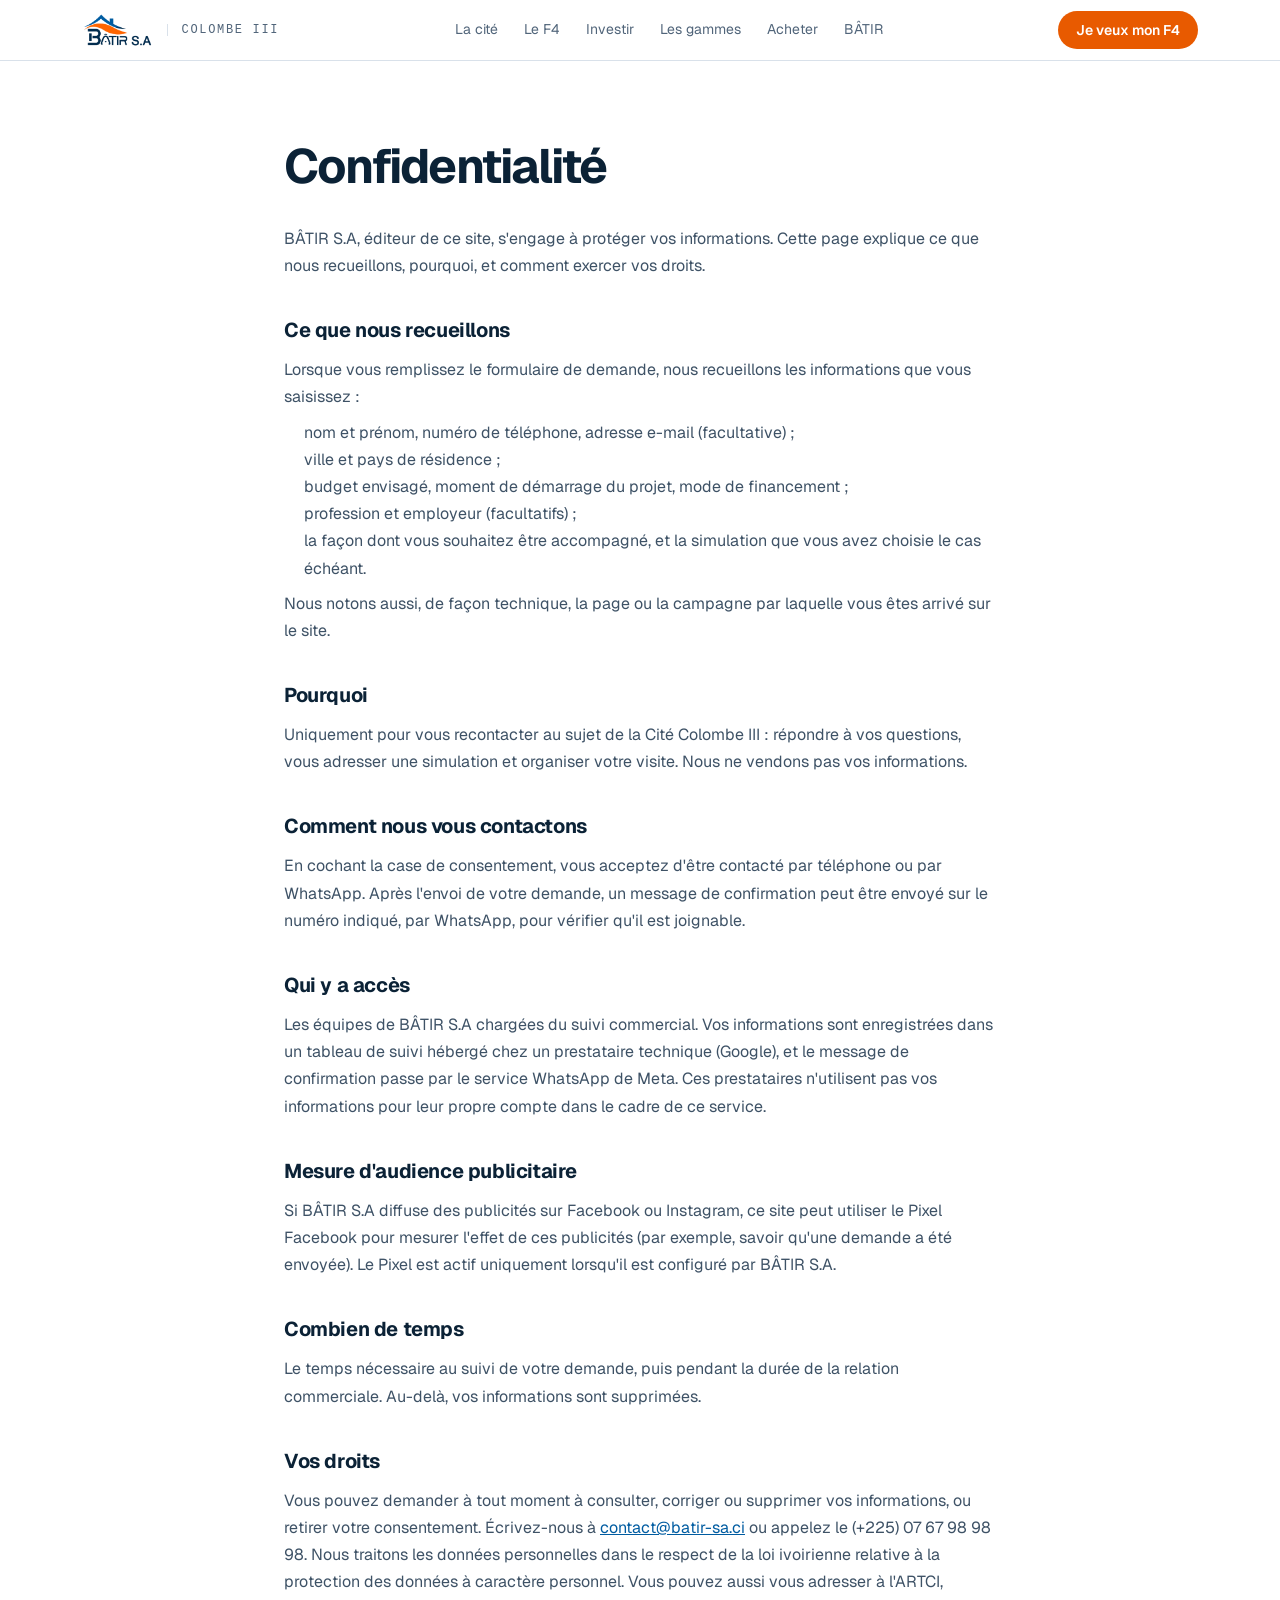
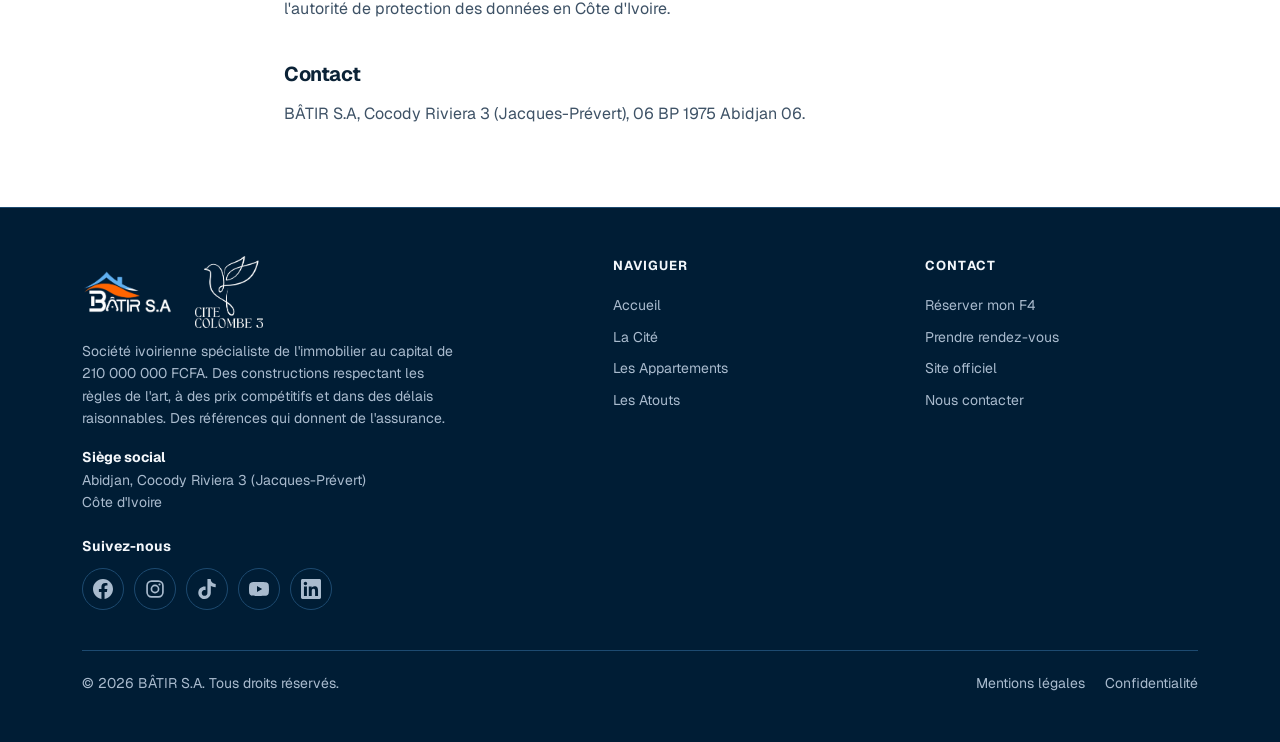
<file: confidentialite.html>
<!doctype html>
<html lang="fr">
<head>
<meta charset="utf-8">
<meta name="viewport" content="width=device-width,initial-scale=1,viewport-fit=cover">
<title>Confidentialité · Cité Colombe III | BÂTIR S.A</title>
<meta name="description" content="Comment BÂTIR S.A recueille et protège les informations saisies sur le site de la Cité Colombe III.">
<link rel="canonical" href="https://colombe3.batir-sa.ci/confidentialite.html">
<link rel="icon" href="img/favicon.png" type="image/png">
<link rel="stylesheet" href="https://fonts.googleapis.com/css2?family=Geist:wght@400;500;600;700&display=swap">
<link rel="stylesheet" href="assets/site.css?v=12">
<style>
.lg{max-width:760px;margin:0 auto;padding:clamp(40px,7vw,80px) 24px}
.lg h1{font-size:clamp(2rem,5vw,3rem);font-weight:700;letter-spacing:-.04em;line-height:1.08;margin:0 0 32px;color:#0B2236}
.lg h2{font-size:1.25rem;font-weight:700;letter-spacing:-.02em;margin:36px 0 10px;color:#0B2236}
.lg p,.lg li{font-size:16px;line-height:1.7;color:#3E5266}
.lg ul{padding-left:20px;margin:8px 0}
.lg a{color:#005CA1}
.lg .maj{margin-top:40px;font-size:14px;color:#6B7C8D}
@media (prefers-color-scheme:dark){:root:not([data-theme=light]) body.lgbody{background:#001322}.lg h1,.lg h2{color:#F3F7FB}.lg p,.lg li{color:#A9BBCE}.lg a{color:#6DB6F2}}
</style>
</head>
<body class="lgbody">
<header class="nav">
  <div class="wrap">
    <a class="brand" href="index.html" aria-label="BÂTIR S.A, Cité Colombe III"><img src="img/batir-logo.png" alt="BÂTIR S.A" width="72" height="35"><span>Colombe III</span></a>
    <ul>
      <li><a href="index.html#cite">La cité</a></li>
      <li><a href="index.html#f4">Le F4</a></li>
      <li><a href="index.html#investir">Investir</a></li>
      <li><a href="index.html#gammes">Les gammes</a></li>
      <li><a href="index.html#acheter">Acheter</a></li>
      <li><a href="index.html#batir">BÂTIR</a></li>
    </ul>
    <a class="btn" href="index.html#contact">Je veux mon F4</a>
  </div>
</header>
<main class="lg"><h1>Confidentialité</h1>
<p>BÂTIR S.A, éditeur de ce site, s'engage à protéger vos informations. Cette page explique ce que nous recueillons, pourquoi, et comment exercer vos droits.</p>
<h2>Ce que nous recueillons</h2>
<p>Lorsque vous remplissez le formulaire de demande, nous recueillons les informations que vous saisissez :</p>
<ul>
<li>nom et prénom, numéro de téléphone, adresse e-mail (facultative) ;</li>
<li>ville et pays de résidence ;</li>
<li>budget envisagé, moment de démarrage du projet, mode de financement ;</li>
<li>profession et employeur (facultatifs) ;</li>
<li>la façon dont vous souhaitez être accompagné, et la simulation que vous avez choisie le cas échéant.</li>
</ul>
<p>Nous notons aussi, de façon technique, la page ou la campagne par laquelle vous êtes arrivé sur le site.</p>
<h2>Pourquoi</h2>
<p>Uniquement pour vous recontacter au sujet de la Cité Colombe III : répondre à vos questions, vous adresser une simulation et organiser votre visite. Nous ne vendons pas vos informations.</p>
<h2>Comment nous vous contactons</h2>
<p>En cochant la case de consentement, vous acceptez d'être contacté par téléphone ou par WhatsApp. Après l'envoi de votre demande, un message de confirmation peut être envoyé sur le numéro indiqué, par WhatsApp, pour vérifier qu'il est joignable.</p>
<h2>Qui y a accès</h2>
<p>Les équipes de BÂTIR S.A chargées du suivi commercial. Vos informations sont enregistrées dans un tableau de suivi hébergé chez un prestataire technique (Google), et le message de confirmation passe par le service WhatsApp de Meta. Ces prestataires n'utilisent pas vos informations pour leur propre compte dans le cadre de ce service.</p>
<h2>Mesure d'audience publicitaire</h2>
<p>Si BÂTIR S.A diffuse des publicités sur Facebook ou Instagram, ce site peut utiliser le Pixel Facebook pour mesurer l'effet de ces publicités (par exemple, savoir qu'une demande a été envoyée). Le Pixel est actif uniquement lorsqu'il est configuré par BÂTIR S.A.</p>
<h2>Combien de temps</h2>
<p>Le temps nécessaire au suivi de votre demande, puis pendant la durée de la relation commerciale. Au-delà, vos informations sont supprimées.</p>
<h2>Vos droits</h2>
<p>Vous pouvez demander à tout moment à consulter, corriger ou supprimer vos informations, ou retirer votre consentement. Écrivez-nous à <a href="mailto:contact@batir-sa.ci">contact@batir-sa.ci</a> ou appelez le (+225) 07 67 98 98 98. Nous traitons les données personnelles dans le respect de la loi ivoirienne relative à la protection des données à caractère personnel. Vous pouvez aussi vous adresser à l'ARTCI, l'autorité de protection des données en Côte d'Ivoire.</p>
<h2>Contact</h2>
<p>BÂTIR S.A, Cocody Riviera 3 (Jacques-Prévert), 06 BP 1975 Abidjan 06.</p>
</main>
<footer class="foot">
  <div class="wrap">
    <div class="fgrid">
      <div class="fabout">
        <div class="logos"><img src="img/batir-logo-white.png" alt="BÂTIR S.A" width="90" height="44"><img src="img/cite-logo.png" alt="Cité Colombe III" width="68" height="72"></div>
        <p>Société ivoirienne spécialiste de l'immobilier au capital de 210 000 000 FCFA. Des constructions respectant les règles de l'art, à des prix compétitifs et dans des délais raisonnables. Des références qui donnent de l'assurance.</p>
        <b>Siège social</b>
        <span>Abidjan, Cocody Riviera 3 (Jacques-Prévert)<br>Côte d'Ivoire</span>
        <b class="fol">Suivez-nous</b>
        <div class="follow"><a href="https://www.facebook.com/batirsaciv" target="_blank" rel="noopener" aria-label="Facebook"><svg viewBox="0 0 24 24" width="20" height="20" fill="currentColor" aria-hidden="true"><path d="M24 12.073c0-6.627-5.373-12-12-12s-12 5.373-12 12c0 5.99 4.388 10.954 10.125 11.854v-8.385H7.078v-3.47h3.047V9.43c0-3.007 1.792-4.669 4.533-4.669 1.312 0 2.686.235 2.686.235v2.953H15.83c-1.491 0-1.956.925-1.956 1.874v2.25h3.328l-.532 3.47h-2.796v8.385C19.612 23.027 24 18.062 24 12.073z"/></svg></a><a href="https://www.instagram.com/batirsa_ci" target="_blank" rel="noopener" aria-label="Instagram"><svg viewBox="0 0 24 24" width="20" height="20" fill="currentColor" aria-hidden="true"><rect x="2.5" y="2.5" width="19" height="19" rx="5.5" fill="none" stroke="currentColor" stroke-width="2"/><circle cx="12" cy="12" r="4.3" fill="none" stroke="currentColor" stroke-width="2"/><circle cx="17.4" cy="6.6" r="1.3"/></svg></a><a href="https://www.tiktok.com/@batirsa_ci" target="_blank" rel="noopener" aria-label="TikTok"><svg viewBox="0 0 24 24" width="20" height="20" fill="currentColor" aria-hidden="true"><path d="M12.525.02c1.31-.02 2.61-.01 3.91-.02.08 1.53.63 3.09 1.75 4.17 1.12 1.11 2.7 1.62 4.24 1.79v4.03c-1.44-.05-2.89-.35-4.2-.97-.57-.26-1.1-.59-1.62-.93-.01 2.92.01 5.84-.02 8.75-.08 1.4-.54 2.79-1.35 3.94-1.31 1.92-3.58 3.17-5.91 3.21-1.43.08-2.86-.31-4.08-1.03-2.02-1.19-3.44-3.37-3.65-5.71-.02-.5-.03-1-.01-1.49.18-1.9 1.12-3.72 2.58-4.96 1.66-1.44 3.98-2.13 6.15-1.72.02 1.48-.04 2.96-.04 4.44-.99-.32-2.15-.23-3.02.37-.63.41-1.11 1.04-1.36 1.75-.21.51-.15 1.07-.14 1.61.24 1.64 1.82 3.02 3.5 2.87 1.12-.01 2.19-.66 2.77-1.61.19-.33.4-.67.41-1.06.1-1.79.06-3.57.07-5.36.01-4.03-.01-8.05.02-12.07z"/></svg></a><a href="https://www.youtube.com/@Batirsaci" target="_blank" rel="noopener" aria-label="YouTube"><svg viewBox="0 0 24 24" width="20" height="20" fill="currentColor" aria-hidden="true"><path d="M23.5 6.2a3 3 0 0 0-2.1-2.1C19.5 3.6 12 3.6 12 3.6s-7.5 0-9.4.5A3 3 0 0 0 .5 6.2C0 8.1 0 12 0 12s0 3.9.5 5.8a3 3 0 0 0 2.1 2.1c1.9.5 9.4.5 9.4.5s7.5 0 9.4-.5a3 3 0 0 0 2.1-2.1c.5-1.9.5-5.8.5-5.8s0-3.9-.5-5.8zM9.6 15.6V8.4l6.2 3.6-6.2 3.6z"/></svg></a><a href="https://www.linkedin.com/in/batir-digital-83771a426" target="_blank" rel="noopener" aria-label="LinkedIn"><svg viewBox="0 0 24 24" width="20" height="20" fill="currentColor" aria-hidden="true"><path d="M20.447 20.452h-3.554v-5.569c0-1.328-.027-3.037-1.852-3.037-1.853 0-2.136 1.445-2.136 2.939v5.667H9.351V9h3.414v1.561h.046c.477-.9 1.637-1.85 3.37-1.85 3.601 0 4.267 2.37 4.267 5.455v6.286zM5.337 7.433c-1.144 0-2.063-.926-2.063-2.065 0-1.138.92-2.063 2.063-2.063 1.14 0 2.064.925 2.064 2.063 0 1.139-.925 2.065-2.064 2.065zm1.782 13.019H3.555V9h3.564v11.452zM22.225 0H1.771C.792 0 0 .774 0 1.729v20.542C0 23.227.792 24 1.771 24h20.451C23.2 24 24 23.227 24 22.271V1.729C24 .774 23.2 0 22.222 0h.003z"/></svg></a></div>
      </div>
      <nav aria-label="Naviguer"><h3>Naviguer</h3>
        <a href="index.html">Accueil</a><a href="index.html#cite">La Cité</a><a href="index.html#f4">Les Appartements</a><a href="index.html#vie">Les Atouts</a>
      </nav>
      <nav aria-label="Contact"><h3>Contact</h3>
        <a href="index.html#contact">Réserver mon F4</a><a href="index.html#contact">Prendre rendez-vous</a><a href="https://batir-sa.ci/" target="_blank" rel="noopener">Site officiel</a><a href="index.html#contact">Nous contacter</a>
      </nav>
    </div>
    <div class="fbar">
      <span>© 2026 BÂTIR S.A. Tous droits réservés.</span>
      <div class="soc"><a href="mentions-legales.html">Mentions légales</a><a href="confidentialite.html">Confidentialité</a></div>
    </div>
  </div>
</footer>
</body>
</html>
</file>
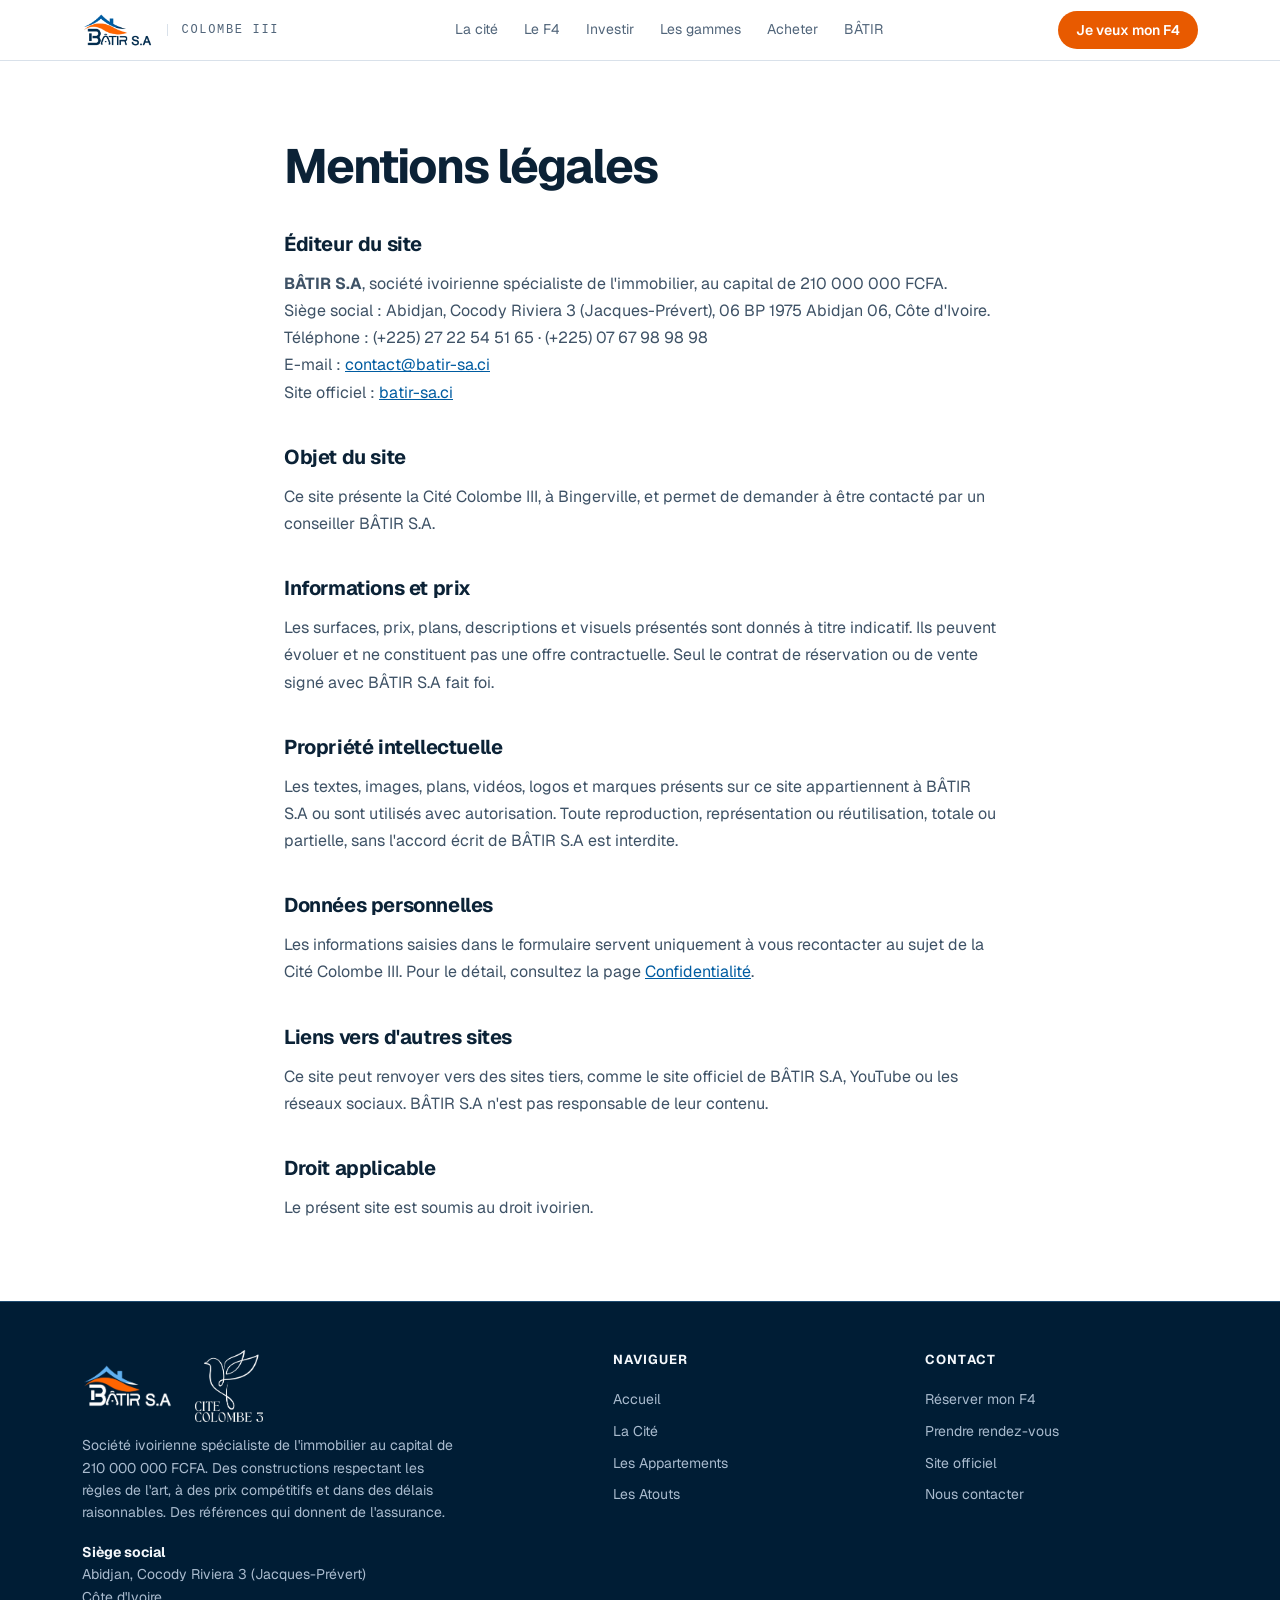
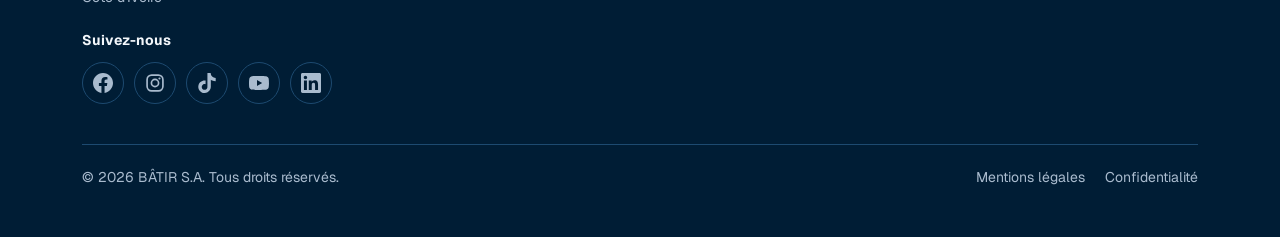
<file: mentions-legales.html>
<!doctype html>
<html lang="fr">
<head>
<meta charset="utf-8">
<meta name="viewport" content="width=device-width,initial-scale=1,viewport-fit=cover">
<title>Mentions légales · Cité Colombe III | BÂTIR S.A</title>
<meta name="description" content="Informations légales sur l'éditeur du site de la Cité Colombe III : BÂTIR S.A, Abidjan.">
<link rel="canonical" href="https://colombe3.batir-sa.ci/mentions-legales.html">
<link rel="icon" href="img/favicon.png" type="image/png">
<link rel="stylesheet" href="https://fonts.googleapis.com/css2?family=Geist:wght@400;500;600;700&display=swap">
<link rel="stylesheet" href="assets/site.css?v=12">
<style>
.lg{max-width:760px;margin:0 auto;padding:clamp(40px,7vw,80px) 24px}
.lg h1{font-size:clamp(2rem,5vw,3rem);font-weight:700;letter-spacing:-.04em;line-height:1.08;margin:0 0 32px;color:#0B2236}
.lg h2{font-size:1.25rem;font-weight:700;letter-spacing:-.02em;margin:36px 0 10px;color:#0B2236}
.lg p,.lg li{font-size:16px;line-height:1.7;color:#3E5266}
.lg ul{padding-left:20px;margin:8px 0}
.lg a{color:#005CA1}
.lg .maj{margin-top:40px;font-size:14px;color:#6B7C8D}
@media (prefers-color-scheme:dark){:root:not([data-theme=light]) body.lgbody{background:#001322}.lg h1,.lg h2{color:#F3F7FB}.lg p,.lg li{color:#A9BBCE}.lg a{color:#6DB6F2}}
</style>
</head>
<body class="lgbody">
<header class="nav">
  <div class="wrap">
    <a class="brand" href="index.html" aria-label="BÂTIR S.A, Cité Colombe III"><img src="img/batir-logo.png" alt="BÂTIR S.A" width="72" height="35"><span>Colombe III</span></a>
    <ul>
      <li><a href="index.html#cite">La cité</a></li>
      <li><a href="index.html#f4">Le F4</a></li>
      <li><a href="index.html#investir">Investir</a></li>
      <li><a href="index.html#gammes">Les gammes</a></li>
      <li><a href="index.html#acheter">Acheter</a></li>
      <li><a href="index.html#batir">BÂTIR</a></li>
    </ul>
    <a class="btn" href="index.html#contact">Je veux mon F4</a>
  </div>
</header>
<main class="lg"><h1>Mentions légales</h1>
<h2>Éditeur du site</h2>
<p><b>BÂTIR S.A</b>, société ivoirienne spécialiste de l'immobilier, au capital de 210 000 000 FCFA.</p>
<p>Siège social : Abidjan, Cocody Riviera 3 (Jacques-Prévert), 06 BP 1975 Abidjan 06, Côte d'Ivoire.<br>
Téléphone : (+225) 27 22 54 51 65 · (+225) 07 67 98 98 98<br>
E-mail : <a href="mailto:contact@batir-sa.ci">contact@batir-sa.ci</a><br>
Site officiel : <a href="https://batir-sa.ci">batir-sa.ci</a></p>
<h2>Objet du site</h2>
<p>Ce site présente la Cité Colombe III, à Bingerville, et permet de demander à être contacté par un conseiller BÂTIR S.A.</p>
<h2>Informations et prix</h2>
<p>Les surfaces, prix, plans, descriptions et visuels présentés sont donnés à titre indicatif. Ils peuvent évoluer et ne constituent pas une offre contractuelle. Seul le contrat de réservation ou de vente signé avec BÂTIR S.A fait foi.</p>
<h2>Propriété intellectuelle</h2>
<p>Les textes, images, plans, vidéos, logos et marques présents sur ce site appartiennent à BÂTIR S.A ou sont utilisés avec autorisation. Toute reproduction, représentation ou réutilisation, totale ou partielle, sans l'accord écrit de BÂTIR S.A est interdite.</p>
<h2>Données personnelles</h2>
<p>Les informations saisies dans le formulaire servent uniquement à vous recontacter au sujet de la Cité Colombe III. Pour le détail, consultez la page <a href="confidentialite.html">Confidentialité</a>.</p>
<h2>Liens vers d'autres sites</h2>
<p>Ce site peut renvoyer vers des sites tiers, comme le site officiel de BÂTIR S.A, YouTube ou les réseaux sociaux. BÂTIR S.A n'est pas responsable de leur contenu.</p>
<h2>Droit applicable</h2>
<p>Le présent site est soumis au droit ivoirien.</p>
</main>
<footer class="foot">
  <div class="wrap">
    <div class="fgrid">
      <div class="fabout">
        <div class="logos"><img src="img/batir-logo-white.png" alt="BÂTIR S.A" width="90" height="44"><img src="img/cite-logo.png" alt="Cité Colombe III" width="68" height="72"></div>
        <p>Société ivoirienne spécialiste de l'immobilier au capital de 210 000 000 FCFA. Des constructions respectant les règles de l'art, à des prix compétitifs et dans des délais raisonnables. Des références qui donnent de l'assurance.</p>
        <b>Siège social</b>
        <span>Abidjan, Cocody Riviera 3 (Jacques-Prévert)<br>Côte d'Ivoire</span>
        <b class="fol">Suivez-nous</b>
        <div class="follow"><a href="https://www.facebook.com/batirsaciv" target="_blank" rel="noopener" aria-label="Facebook"><svg viewBox="0 0 24 24" width="20" height="20" fill="currentColor" aria-hidden="true"><path d="M24 12.073c0-6.627-5.373-12-12-12s-12 5.373-12 12c0 5.99 4.388 10.954 10.125 11.854v-8.385H7.078v-3.47h3.047V9.43c0-3.007 1.792-4.669 4.533-4.669 1.312 0 2.686.235 2.686.235v2.953H15.83c-1.491 0-1.956.925-1.956 1.874v2.25h3.328l-.532 3.47h-2.796v8.385C19.612 23.027 24 18.062 24 12.073z"/></svg></a><a href="https://www.instagram.com/batirsa_ci" target="_blank" rel="noopener" aria-label="Instagram"><svg viewBox="0 0 24 24" width="20" height="20" fill="currentColor" aria-hidden="true"><rect x="2.5" y="2.5" width="19" height="19" rx="5.5" fill="none" stroke="currentColor" stroke-width="2"/><circle cx="12" cy="12" r="4.3" fill="none" stroke="currentColor" stroke-width="2"/><circle cx="17.4" cy="6.6" r="1.3"/></svg></a><a href="https://www.tiktok.com/@batirsa_ci" target="_blank" rel="noopener" aria-label="TikTok"><svg viewBox="0 0 24 24" width="20" height="20" fill="currentColor" aria-hidden="true"><path d="M12.525.02c1.31-.02 2.61-.01 3.91-.02.08 1.53.63 3.09 1.75 4.17 1.12 1.11 2.7 1.62 4.24 1.79v4.03c-1.44-.05-2.89-.35-4.2-.97-.57-.26-1.1-.59-1.62-.93-.01 2.92.01 5.84-.02 8.75-.08 1.4-.54 2.79-1.35 3.94-1.31 1.92-3.58 3.17-5.91 3.21-1.43.08-2.86-.31-4.08-1.03-2.02-1.19-3.44-3.37-3.65-5.71-.02-.5-.03-1-.01-1.49.18-1.9 1.12-3.72 2.58-4.96 1.66-1.44 3.98-2.13 6.15-1.72.02 1.48-.04 2.96-.04 4.44-.99-.32-2.15-.23-3.02.37-.63.41-1.11 1.04-1.36 1.75-.21.51-.15 1.07-.14 1.61.24 1.64 1.82 3.02 3.5 2.87 1.12-.01 2.19-.66 2.77-1.61.19-.33.4-.67.41-1.06.1-1.79.06-3.57.07-5.36.01-4.03-.01-8.05.02-12.07z"/></svg></a><a href="https://www.youtube.com/@Batirsaci" target="_blank" rel="noopener" aria-label="YouTube"><svg viewBox="0 0 24 24" width="20" height="20" fill="currentColor" aria-hidden="true"><path d="M23.5 6.2a3 3 0 0 0-2.1-2.1C19.5 3.6 12 3.6 12 3.6s-7.5 0-9.4.5A3 3 0 0 0 .5 6.2C0 8.1 0 12 0 12s0 3.9.5 5.8a3 3 0 0 0 2.1 2.1c1.9.5 9.4.5 9.4.5s7.5 0 9.4-.5a3 3 0 0 0 2.1-2.1c.5-1.9.5-5.8.5-5.8s0-3.9-.5-5.8zM9.6 15.6V8.4l6.2 3.6-6.2 3.6z"/></svg></a><a href="https://www.linkedin.com/in/batir-digital-83771a426" target="_blank" rel="noopener" aria-label="LinkedIn"><svg viewBox="0 0 24 24" width="20" height="20" fill="currentColor" aria-hidden="true"><path d="M20.447 20.452h-3.554v-5.569c0-1.328-.027-3.037-1.852-3.037-1.853 0-2.136 1.445-2.136 2.939v5.667H9.351V9h3.414v1.561h.046c.477-.9 1.637-1.85 3.37-1.85 3.601 0 4.267 2.37 4.267 5.455v6.286zM5.337 7.433c-1.144 0-2.063-.926-2.063-2.065 0-1.138.92-2.063 2.063-2.063 1.14 0 2.064.925 2.064 2.063 0 1.139-.925 2.065-2.064 2.065zm1.782 13.019H3.555V9h3.564v11.452zM22.225 0H1.771C.792 0 0 .774 0 1.729v20.542C0 23.227.792 24 1.771 24h20.451C23.2 24 24 23.227 24 22.271V1.729C24 .774 23.2 0 22.222 0h.003z"/></svg></a></div>
      </div>
      <nav aria-label="Naviguer"><h3>Naviguer</h3>
        <a href="index.html">Accueil</a><a href="index.html#cite">La Cité</a><a href="index.html#f4">Les Appartements</a><a href="index.html#vie">Les Atouts</a>
      </nav>
      <nav aria-label="Contact"><h3>Contact</h3>
        <a href="index.html#contact">Réserver mon F4</a><a href="index.html#contact">Prendre rendez-vous</a><a href="https://batir-sa.ci/" target="_blank" rel="noopener">Site officiel</a><a href="index.html#contact">Nous contacter</a>
      </nav>
    </div>
    <div class="fbar">
      <span>© 2026 BÂTIR S.A. Tous droits réservés.</span>
      <div class="soc"><a href="mentions-legales.html">Mentions légales</a><a href="confidentialite.html">Confidentialité</a></div>
    </div>
  </div>
</footer>
</body>
</html>
</file>
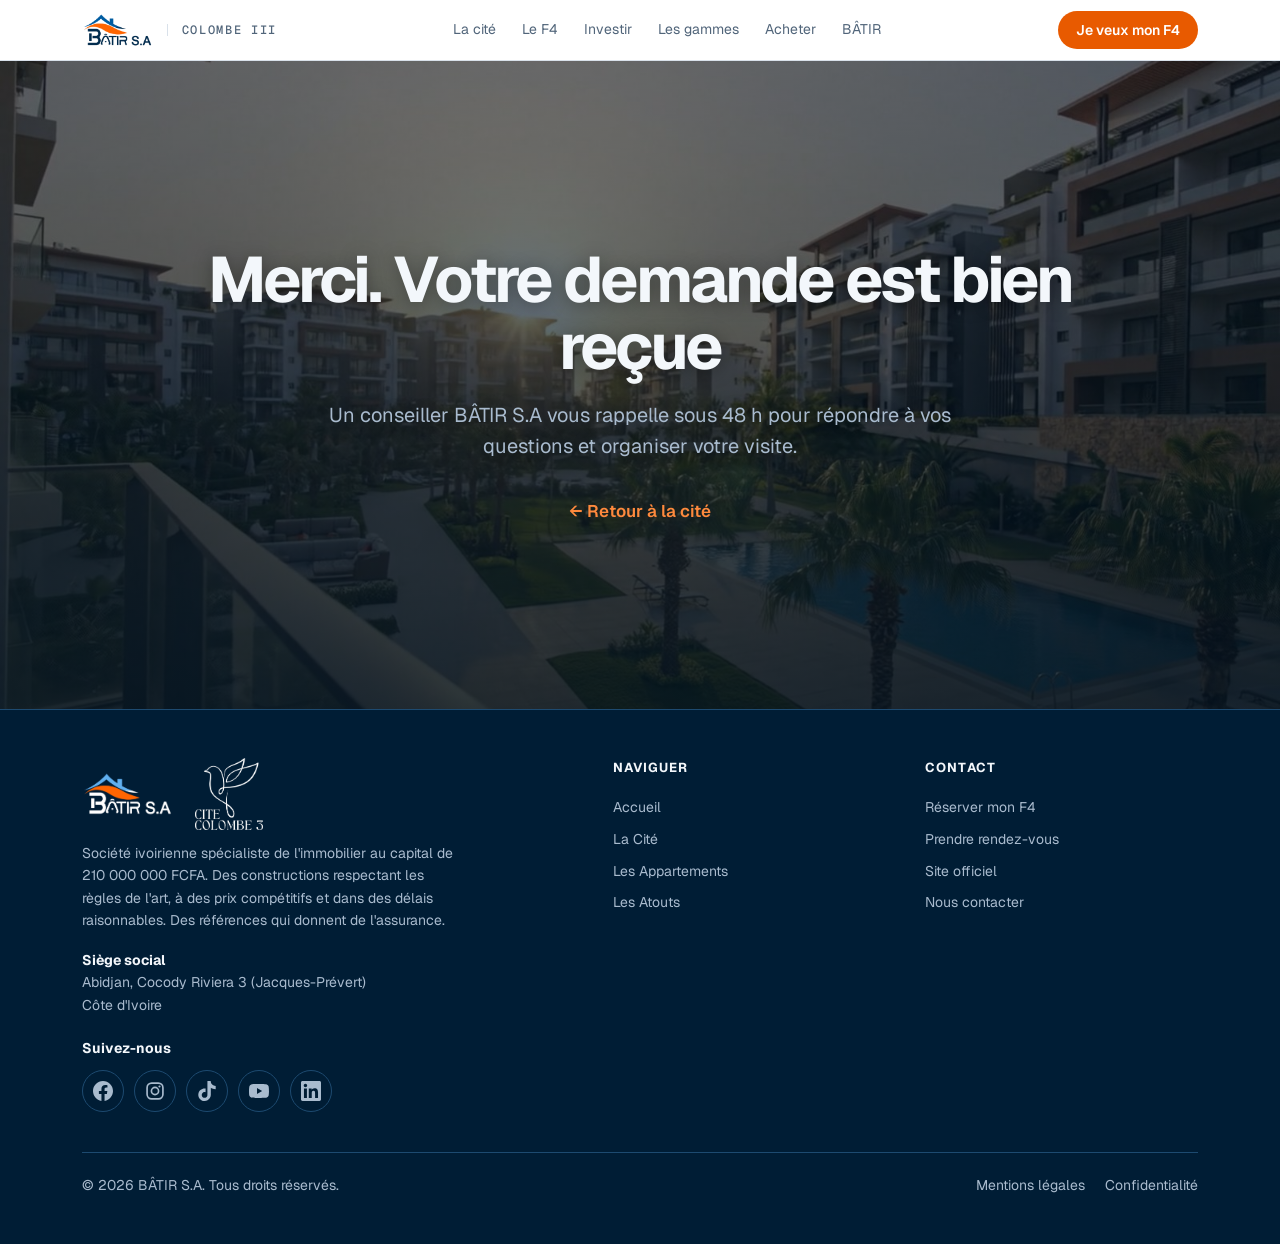
<file: merci.html>
<!doctype html>
<html lang="fr">
<head>
<meta charset="utf-8">
<meta name="viewport" content="width=device-width,initial-scale=1,viewport-fit=cover">
<title>Merci · Cité Colombe III | BÂTIR S.A</title>
<meta name="robots" content="noindex,nofollow">
<meta name="theme-color" content="#002B4D">
<link rel="icon" href="img/favicon.png" type="image/png">
<link rel="preconnect" href="https://fonts.googleapis.com"><link rel="preconnect" href="https://fonts.gstatic.com" crossorigin>
<link rel="stylesheet" href="https://fonts.googleapis.com/css2?family=Geist:wght@400;500;600;700&family=Geist+Mono:wght@400;500&display=swap">
<link rel="stylesheet" href="assets/site.css?v=12">
<style>
.merci{min-height:72vh;min-height:72svh;display:flex;flex-direction:column;align-items:center;justify-content:center;text-align:center;padding:48px 24px;background:linear-gradient(rgba(0,19,34,.5),rgba(0,19,34,.82)),url(img/video-top.jpg) center/cover no-repeat #001D35;color:var(--inv-fg)}
.merci .logos{display:flex;align-items:center;gap:22px;margin-bottom:40px}
.merci .logos img:first-child{height:48px;width:auto}.merci .logos img:last-child{height:72px;width:auto}
.merci h1{font-size:clamp(2.2rem,6vw,4rem);font-weight:700;letter-spacing:-.045em;line-height:1.05;margin:0 0 20px;max-width:16em}
.merci h1,.merci p{text-shadow:0 2px 18px rgba(0,0,0,.35)}
.merci p{font-size:clamp(1.05rem,2vw,1.25rem);color:var(--inv-muted);max-width:32em;margin:0 0 36px;line-height:1.55}
.merci a.back{color:var(--warm);text-decoration:none;font-weight:600}
.merci a.back:hover{text-decoration:underline}
</style>
<script src="assets/config.js"></script>
<script>(function(){var c=window.COLOMBE3||{};if(!c.PIXEL_ID)return;!function(f,b,e,v,n,t,s){if(f.fbq)return;n=f.fbq=function(){n.callMethod?n.callMethod.apply(n,arguments):n.queue.push(arguments)};if(!f._fbq)f._fbq=n;n.push=n;n.loaded=!0;n.version='2.0';n.queue=[];t=b.createElement(e);t.async=!0;t.src=v;s=b.getElementsByTagName(e)[0];s.parentNode.insertBefore(t,s)}(window,document,'script','https://connect.facebook.net/en_US/fbevents.js');fbq('init',c.PIXEL_ID);fbq('track','PageView');fbq('track','Lead')})()</script>
</head>
<body>
<header class="nav">
  <div class="wrap">
    <a class="brand" href="index.html" aria-label="BÂTIR S.A, Cité Colombe III"><img src="img/batir-logo.png" alt="BÂTIR S.A" width="72" height="35"><span>Colombe III</span></a>
    <ul>
      <li><a href="index.html#cite">La cité</a></li>
      <li><a href="index.html#f4">Le F4</a></li>
      <li><a href="index.html#investir">Investir</a></li>
      <li><a href="index.html#gammes">Les gammes</a></li>
      <li><a href="index.html#acheter">Acheter</a></li>
      <li><a href="index.html#batir">BÂTIR</a></li>
    </ul>
    <a class="btn" href="index.html#contact">Je veux mon F4</a>
  </div>
</header>
<main class="merci">
  <h1 id="titre">Merci. Votre demande est bien reçue</h1>
  <p>Un conseiller BÂTIR S.A vous rappelle sous 48 h pour répondre à vos questions et organiser votre visite.</p>
  <a class="back" href="index.html">← Retour à la cité</a>
</main>
<footer class="foot">
  <div class="wrap">
    <div class="fgrid">
      <div class="fabout">
        <div class="logos"><img src="img/batir-logo-white.png" alt="BÂTIR S.A" width="90" height="44"><img src="img/cite-logo.png" alt="Cité Colombe III" width="68" height="72"></div>
        <p>Société ivoirienne spécialiste de l'immobilier au capital de 210 000 000 FCFA. Des constructions respectant les règles de l'art, à des prix compétitifs et dans des délais raisonnables. Des références qui donnent de l'assurance.</p>
        <b>Siège social</b>
        <span>Abidjan, Cocody Riviera 3 (Jacques-Prévert)<br>Côte d'Ivoire</span>
        <b class="fol">Suivez-nous</b>
        <div class="follow"><a href="https://www.facebook.com/batirsaciv" target="_blank" rel="noopener" aria-label="Facebook"><svg viewBox="0 0 24 24" width="20" height="20" fill="currentColor" aria-hidden="true"><path d="M24 12.073c0-6.627-5.373-12-12-12s-12 5.373-12 12c0 5.99 4.388 10.954 10.125 11.854v-8.385H7.078v-3.47h3.047V9.43c0-3.007 1.792-4.669 4.533-4.669 1.312 0 2.686.235 2.686.235v2.953H15.83c-1.491 0-1.956.925-1.956 1.874v2.25h3.328l-.532 3.47h-2.796v8.385C19.612 23.027 24 18.062 24 12.073z"/></svg></a><a href="https://www.instagram.com/batirsa_ci" target="_blank" rel="noopener" aria-label="Instagram"><svg viewBox="0 0 24 24" width="20" height="20" fill="currentColor" aria-hidden="true"><rect x="2.5" y="2.5" width="19" height="19" rx="5.5" fill="none" stroke="currentColor" stroke-width="2"/><circle cx="12" cy="12" r="4.3" fill="none" stroke="currentColor" stroke-width="2"/><circle cx="17.4" cy="6.6" r="1.3"/></svg></a><a href="https://www.tiktok.com/@batirsa_ci" target="_blank" rel="noopener" aria-label="TikTok"><svg viewBox="0 0 24 24" width="20" height="20" fill="currentColor" aria-hidden="true"><path d="M12.525.02c1.31-.02 2.61-.01 3.91-.02.08 1.53.63 3.09 1.75 4.17 1.12 1.11 2.7 1.62 4.24 1.79v4.03c-1.44-.05-2.89-.35-4.2-.97-.57-.26-1.1-.59-1.62-.93-.01 2.92.01 5.84-.02 8.75-.08 1.4-.54 2.79-1.35 3.94-1.31 1.92-3.58 3.17-5.91 3.21-1.43.08-2.86-.31-4.08-1.03-2.02-1.19-3.44-3.37-3.65-5.71-.02-.5-.03-1-.01-1.49.18-1.9 1.12-3.72 2.58-4.96 1.66-1.44 3.98-2.13 6.15-1.72.02 1.48-.04 2.96-.04 4.44-.99-.32-2.15-.23-3.02.37-.63.41-1.11 1.04-1.36 1.75-.21.51-.15 1.07-.14 1.61.24 1.64 1.82 3.02 3.5 2.87 1.12-.01 2.19-.66 2.77-1.61.19-.33.4-.67.41-1.06.1-1.79.06-3.57.07-5.36.01-4.03-.01-8.05.02-12.07z"/></svg></a><a href="https://www.youtube.com/@Batirsaci" target="_blank" rel="noopener" aria-label="YouTube"><svg viewBox="0 0 24 24" width="20" height="20" fill="currentColor" aria-hidden="true"><path d="M23.5 6.2a3 3 0 0 0-2.1-2.1C19.5 3.6 12 3.6 12 3.6s-7.5 0-9.4.5A3 3 0 0 0 .5 6.2C0 8.1 0 12 0 12s0 3.9.5 5.8a3 3 0 0 0 2.1 2.1c1.9.5 9.4.5 9.4.5s7.5 0 9.4-.5a3 3 0 0 0 2.1-2.1c.5-1.9.5-5.8.5-5.8s0-3.9-.5-5.8zM9.6 15.6V8.4l6.2 3.6-6.2 3.6z"/></svg></a><a href="https://www.linkedin.com/in/batir-digital-83771a426" target="_blank" rel="noopener" aria-label="LinkedIn"><svg viewBox="0 0 24 24" width="20" height="20" fill="currentColor" aria-hidden="true"><path d="M20.447 20.452h-3.554v-5.569c0-1.328-.027-3.037-1.852-3.037-1.853 0-2.136 1.445-2.136 2.939v5.667H9.351V9h3.414v1.561h.046c.477-.9 1.637-1.85 3.37-1.85 3.601 0 4.267 2.37 4.267 5.455v6.286zM5.337 7.433c-1.144 0-2.063-.926-2.063-2.065 0-1.138.92-2.063 2.063-2.063 1.14 0 2.064.925 2.064 2.063 0 1.139-.925 2.065-2.064 2.065zm1.782 13.019H3.555V9h3.564v11.452zM22.225 0H1.771C.792 0 0 .774 0 1.729v20.542C0 23.227.792 24 1.771 24h20.451C23.2 24 24 23.227 24 22.271V1.729C24 .774 23.2 0 22.222 0h.003z"/></svg></a></div>
      </div>
      <nav aria-label="Naviguer"><h3>Naviguer</h3>
        <a href="index.html">Accueil</a><a href="index.html#cite">La Cité</a><a href="index.html#f4">Les Appartements</a><a href="index.html#vie">Les Atouts</a>
      </nav>
      <nav aria-label="Contact"><h3>Contact</h3>
        <a href="index.html#contact">Réserver mon F4</a><a href="index.html#contact">Prendre rendez-vous</a><a href="https://batir-sa.ci/" target="_blank" rel="noopener">Site officiel</a><a href="index.html#contact">Nous contacter</a>
      </nav>
    </div>
    <div class="fbar">
      <span>© 2026 BÂTIR S.A. Tous droits réservés.</span>
      <div class="soc"><a href="mentions-legales.html">Mentions légales</a><a href="confidentialite.html">Confidentialité</a></div>
    </div>
  </div>
</footer>
<script>
(function(){
  try{var n=sessionStorage.getItem('c3nom');if(n){var t=document.getElementById('titre');t.textContent='Merci '+n+', votre demande est bien reçue';sessionStorage.removeItem('c3nom')}}catch(e){}
})();
</script>
</body>
</html>
</file>
<file: assets/site.css>
/* Concept : page produit à l'américaine, aux couleurs de BÂTIR. Bleu nuit du logo pour les fonds sombres, orange du logo réservé aux actions, grands titres serrés, photos de vie pleine largeur. */
:root{
  --bg:#FFFFFF; --bg-alt:#EEF3F8; --fg:#0A1F33; --muted:#51657A; --line:#D9E1EA;
  --cta:#E85A00; --cta-fg:#FFFFFF; --warm:#FF8A3D; --blue:#005CA1; --eyebrow:#005CA1;
  --inv:#002B4D; --inv-deep:#001D35; --inv-fg:#F3F7FB; --inv-muted:#A9BBCE; --inv-line:#1D4A70;
  --err:#C0392B;
  --f-display:"Geist",system-ui,-apple-system,"Segoe UI",Roboto,Helvetica,Arial,sans-serif;
  --f-mono:"Geist Mono",ui-monospace,SFMono-Regular,Menlo,Consolas,monospace;
  --gutter:clamp(16px,4vw,32px);
}
@media (prefers-color-scheme: dark){:root:not([data-theme="light"]){
  --bg:#031B30; --bg-alt:#06284A; --fg:#EAF1F8; --muted:#9DB1C4; --line:#164567;
  --eyebrow:#FF8A3D; --blue:#6DB6F2; --inv:#002B4D; --inv-deep:#001322; --err:#FF7A6B; color-scheme:dark}}
:root[data-theme="dark"]{
  --bg:#031B30; --bg-alt:#06284A; --fg:#EAF1F8; --muted:#9DB1C4; --line:#164567;
  --eyebrow:#FF8A3D; --blue:#6DB6F2; --inv:#002B4D; --inv-deep:#001322; --err:#FF7A6B; color-scheme:dark}

*{box-sizing:border-box}
html{scroll-behavior:smooth;-webkit-text-size-adjust:100%}
body{margin:0;background:var(--bg);color:var(--fg);font-family:var(--f-display);font-size:17px;line-height:1.55;-webkit-font-smoothing:antialiased}
img{display:block;max-width:100%;height:auto}
a{color:inherit}
h1,h2,h3,p,ul,figure{margin:0}
ul{padding:0;list-style:none}
:focus-visible{outline:2px solid var(--warm);outline-offset:3px;border-radius:4px}

.wrap{width:100%;max-width:1180px;margin-inline:auto;padding-inline:var(--gutter)}
.sec{padding-block:clamp(72px,11vw,150px)}
.alt{background:var(--bg-alt)}
.dark{background:var(--inv);color:var(--inv-fg);--muted:var(--inv-muted);--line:var(--inv-line);--eyebrow:var(--warm)}
.eyebrow{font:500 12px/1 var(--f-mono);letter-spacing:.14em;text-transform:uppercase;color:var(--eyebrow);margin-bottom:22px}
.h2{font-size:clamp(2.1rem,5.6vw,4.2rem);line-height:1.03;letter-spacing:-.04em;font-weight:700;text-wrap:balance;max-width:16ch}
.h2.wide{max-width:22ch}
.lead{font-size:clamp(1.1rem,2vw,1.4rem);line-height:1.45;color:var(--muted);max-width:38em;margin-top:24px;text-wrap:pretty}
.btn{display:inline-flex;align-items:center;justify-content:center;gap:8px;min-height:48px;padding:0 26px;border-radius:999px;border:0;background:var(--cta);color:var(--cta-fg);font:600 16px/1 var(--f-display);text-decoration:none;cursor:pointer;transition:transform .2s,filter .2s}
.btn:hover{filter:brightness(1.06);transform:translateY(-1px)}
.btn.ghost{background:transparent;color:var(--inv-fg);box-shadow:inset 0 0 0 1.5px var(--inv-line)}
.link{display:inline-flex;align-items:center;gap:6px;font-weight:600;color:var(--warm);text-decoration:none}
.link:hover{text-decoration:underline;text-underline-offset:4px}
.cta-row{display:flex;flex-wrap:wrap;align-items:center;gap:14px 28px;margin-top:36px}
.ph{border-radius:20px;overflow:hidden;background:var(--bg-alt)}
.ph img{width:100%;height:100%;object-fit:cover}

/* Navigation */
.nav{position:sticky;top:env(safe-area-inset-top,0px);z-index:50;background:rgba(255,255,255,.94);backdrop-filter:saturate(180%) blur(18px);-webkit-backdrop-filter:saturate(180%) blur(18px);color:#0A1F33;border-bottom:1px solid #D9E1EA}
.nav .wrap{display:flex;align-items:center;justify-content:space-between;gap:16px;min-height:60px}
.brand{display:flex;align-items:center;gap:14px;text-decoration:none;white-space:nowrap}
.brand img{height:34px;width:auto}
.brand span{font:500 12px/1 var(--f-mono);letter-spacing:.14em;text-transform:uppercase;color:#51657A;padding-left:14px;border-left:1px solid #D9E1EA}
.nav ul{display:flex;gap:26px;font-size:14px}
.nav ul a{text-decoration:none;color:#51657A}
.nav ul a:hover{color:#0A1F33}
.nav .btn{min-height:38px;padding:0 18px;font-size:14px}
@media(max-width:900px){.nav ul{display:none}}
@media(max-width:480px){.brand span{display:none}}

/* Accueil */
.hero{background:var(--inv);color:var(--inv-fg);padding-top:clamp(48px,8vw,100px);text-align:center;overflow:hidden}
.hero .mark{width:clamp(84px,12vw,120px);margin:0 auto 28px}
.hero h1{font-size:clamp(2.3rem,7.2vw,5.4rem);line-height:1;letter-spacing:-.05em;font-weight:700;text-wrap:balance}
.hero h1 em{display:block;font-style:normal;color:var(--warm)}
.hero .lead{margin-inline:auto;color:var(--inv-muted)}
.hero .cta-row{justify-content:center}
.hero-img{margin-top:clamp(40px,7vw,88px);position:relative}
.hero-img .video{margin:0;aspect-ratio:16/9;border-radius:20px}


/* La cité */
.stats{display:grid;grid-template-columns:repeat(4,1fr);gap:32px 24px;margin-top:clamp(48px,7vw,88px);border-top:1px solid var(--line);padding-top:36px}
.stat b{display:block;font-size:clamp(2.6rem,6.4vw,5rem);line-height:1;letter-spacing:-.05em;font-weight:700}
.stat span{display:block;margin-top:10px;color:var(--muted);font-size:15px;max-width:16ch}
@media(max-width:760px){.stats{grid-template-columns:repeat(2,1fr)}}
.mosaic{display:grid;grid-template-columns:1.5fr 1fr;gap:16px;margin-top:clamp(40px,6vw,72px)}
.mosaic .big{aspect-ratio:auto;min-height:100%}
.mosaic .col .ph{aspect-ratio:4/3}
.mosaic .col{display:grid;grid-template-rows:1fr 1fr;gap:16px}
@media(max-width:760px){.mosaic{grid-template-columns:1fr}.mosaic .big{aspect-ratio:4/3;min-height:0}.mosaic .col{grid-template-columns:1fr 1fr;grid-template-rows:none}.mosaic .col .ph{aspect-ratio:1/1}}

/* Vidéo */
.video{position:relative;display:block;width:100%;padding:0;border:0;cursor:pointer;font:inherit;text-align:left;border-radius:20px;overflow:hidden;background:var(--inv-deep);margin-top:clamp(36px,5vw,64px);text-decoration:none;color:#fff}
.video img{position:absolute;inset:0;width:100%;height:100%;object-fit:cover;opacity:.9;transition:transform .6s,opacity .3s}
.video:hover img{transform:scale(1.03);opacity:.95}
.video::after{content:"";pointer-events:none;position:absolute;inset:0;background:linear-gradient(to top,rgba(0,29,53,.7),transparent 55%)}
.play{position:absolute;z-index:2;left:clamp(20px,4vw,44px);bottom:clamp(20px,4vw,40px);display:flex;align-items:center;gap:16px;font-weight:600;font-size:1.05rem}
.play i{display:grid;place-items:center;width:64px;height:64px;border-radius:50%;background:var(--cta);color:var(--cta-fg);font-style:normal;font-size:22px;padding-left:4px}
.video::after{display:none}
.video iframe{position:absolute;inset:0;width:100%;height:100%;border:0}

/* F4 */
.rail{display:flex;gap:14px;overflow-x:auto;scroll-snap-type:x mandatory;padding-block:6px;margin-top:clamp(32px,5vw,56px);scrollbar-width:none;margin-inline:calc(var(--gutter) * -1);padding-inline:var(--gutter);scroll-padding-inline:var(--gutter)}
.rail::-webkit-scrollbar{display:none}
.slide{flex:0 0 min(62vw,290px);scroll-snap-align:start}
.slide .ph{aspect-ratio:1/1;border-radius:16px}
.slide p{margin-top:10px;font-size:14px;color:var(--muted)}
.rail-ctl{display:flex;gap:10px;margin-top:18px}
.rail-ctl button{width:44px;height:44px;border-radius:50%;border:1px solid var(--line);background:var(--bg);color:var(--fg);font-size:18px;cursor:pointer}
.rail-ctl button:hover{border-color:var(--fg)}
.feat{display:grid;grid-template-columns:repeat(3,1fr);margin-top:clamp(48px,7vw,88px);border-top:1px solid var(--line)}
.feat li{padding:30px 28px;border-bottom:1px solid var(--line)}
.feat h3{font-size:1.2rem;letter-spacing:-.02em;font-weight:600}
.feat p{margin-top:8px;color:var(--muted);font-size:15.5px}
@media(max-width:860px){.feat{grid-template-columns:1fr 1fr}}
@media(max-width:560px){.feat{grid-template-columns:1fr}}
.plans{margin-top:clamp(56px,8vw,104px)}
.plans h3{font-size:clamp(1.6rem,3.2vw,2.4rem);letter-spacing:-.035em;font-weight:700}
.plans > p{margin-top:10px;color:var(--muted);max-width:40em}
.plan-grid{display:grid;grid-template-columns:1fr 1fr;gap:20px;margin-top:28px}
.plan{border:1px solid var(--line);border-radius:20px;overflow:hidden;background:#fff}
.plan a{display:block;background:#fff;padding:12px}
.plan img{width:100%;height:auto}
.plan figcaption{display:flex;justify-content:space-between;align-items:baseline;gap:12px;padding:16px 20px;border-top:1px solid var(--line);background:var(--bg);color:var(--fg)}
.plan figcaption b{font-size:1.05rem;letter-spacing:-.01em}
.plan figcaption span{font:500 13px/1 var(--f-mono);color:var(--muted)}
@media(max-width:760px){.plan-grid{grid-template-columns:1fr}}
details.more{margin-top:28px;border:1px solid var(--line);border-radius:20px;padding:4px 24px 8px}
details.more summary,.faq summary{cursor:pointer;list-style:none;display:flex;justify-content:space-between;align-items:center;gap:16px;padding:20px 0;font-weight:600;font-size:1.05rem}
details summary::-webkit-details-marker{display:none}
details summary::after{content:"+";font:400 26px/1 var(--f-display);color:var(--warm);transition:transform .2s}
details[open] summary::after{transform:rotate(45deg)}
.tbl{width:100%;border-collapse:collapse;font-size:15px}
.tbl th,.tbl td{padding:12px 8px 12px 0;border-bottom:1px solid var(--line);text-align:left;font-variant-numeric:tabular-nums}
.tbl th{font:500 12px/1 var(--f-mono);letter-spacing:.1em;text-transform:uppercase;color:var(--muted)}
.tbl-scroll{overflow-x:auto;padding-bottom:12px}

/* Investir */
.inv-grid{display:grid;grid-template-columns:minmax(0,.9fr) minmax(0,1.1fr);gap:clamp(32px,6vw,80px);align-items:start;margin-top:clamp(40px,6vw,72px)}
.inv-grid .ph,.inv-grid .ph.tilt{aspect-ratio:4/5;position:relative;top:auto;align-self:start}
.pts li{padding:22px 0;border-bottom:1px solid var(--line)}
.pts li:first-child{padding-top:0}
.pts h3{font-size:1.25rem;letter-spacing:-.02em;font-weight:600;color:var(--inv-fg)}
.pts p{margin-top:6px;color:var(--muted);font-size:16px}
@media(max-width:860px){.inv-grid{grid-template-columns:1fr}.inv-grid .ph,.inv-grid .ph.tilt{aspect-ratio:4/3}}

/* Gammes */
.tiers{display:grid;grid-template-columns:repeat(3,1fr);margin-top:clamp(40px,6vw,72px);border:1px solid var(--line);border-radius:20px;overflow:hidden;background:var(--bg)}
.tier{padding:clamp(28px,4vw,44px);border-right:1px solid var(--line);display:flex;flex-direction:column}
.tier:last-child{border-right:0}
.tier .nm{font:500 12px/1 var(--f-mono);letter-spacing:.14em;text-transform:uppercase;color:var(--eyebrow)}
.tier .px{margin-top:18px;font-size:clamp(2.2rem,4.2vw,3.2rem);font-weight:700;letter-spacing:-.045em;line-height:1}
.tier .px small{display:block;margin-top:6px;font:400 14px/1 var(--f-display);letter-spacing:0;color:var(--muted)}
.tier ul{margin-top:26px;display:grid;gap:12px;font-size:15.5px}
.tier li{display:grid;grid-template-columns:18px 1fr;gap:10px}
.tier li::before{content:"";width:6px;height:6px;margin-top:.62em;background:var(--cta);border-radius:50%}
.tier li.inh{color:var(--muted)}
.tier li.inh::before{background:var(--line)}
.tier .btn{margin-top:30px;align-self:flex-start}
@media(max-width:900px){.tiers{grid-template-columns:1fr}.tier{border-right:0;border-bottom:1px solid var(--line)}.tier:last-child{border-bottom:0}}
.opt{margin-top:28px;color:var(--muted);font-size:15.5px;max-width:48em}
.opt b{color:var(--fg)}

/* Vie dans la cité */
.groups{display:grid;grid-template-columns:repeat(3,1fr);gap:0 40px;margin-top:clamp(40px,6vw,72px)}
.group{padding:26px 0 30px;border-top:1px solid var(--line)}
.group h3{font:500 12px/1 var(--f-mono);letter-spacing:.14em;text-transform:uppercase;color:var(--eyebrow);margin-bottom:14px}
.group li{padding:4px 0;font-size:16px}
.group p{font-size:16px;color:var(--muted)}
@media(max-width:860px){.groups{grid-template-columns:1fr 1fr}}
@media(max-width:560px){.groups{grid-template-columns:1fr}}
.duo{display:grid;grid-template-columns:1.3fr 1fr;gap:16px;margin-top:clamp(40px,6vw,72px)}
.duo .ph{aspect-ratio:4/3}
@media(max-width:620px){.duo{grid-template-columns:1fr}}

/* Emplacement */
.where{display:grid;grid-template-columns:1fr 1fr;gap:clamp(28px,6vw,72px);align-items:center}
.where .ph{aspect-ratio:1/1}
.where .big{font-size:clamp(3rem,9vw,7rem);font-weight:700;letter-spacing:-.06em;line-height:.95}
@media(max-width:760px){.where{grid-template-columns:1fr}}

/* Acheter */
.steps{display:grid;grid-template-columns:repeat(3,1fr);gap:0 36px;margin-top:clamp(40px,6vw,72px)}
.step{border-top:1px solid var(--line);padding-top:22px}
.step i{font:500 13px/1 var(--f-mono);color:var(--eyebrow);font-style:normal;letter-spacing:.1em}
.step h3{margin-top:14px;font-size:1.3rem;letter-spacing:-.02em;font-weight:600}
.step p{margin-top:8px;color:var(--muted);font-size:16px}
@media(max-width:760px){.steps{grid-template-columns:1fr;gap:28px}}
.sched{margin-top:clamp(40px,6vw,72px)}
.sched h3{font:500 12px/1 var(--f-mono);letter-spacing:.14em;text-transform:uppercase;color:var(--muted);margin-bottom:18px}
.bar{display:grid;grid-template-columns:minmax(110px,190px) 1fr 52px;align-items:center;gap:14px;padding:9px 0;font-size:15px}
.bar .tr{height:10px;border-radius:999px;background:var(--line);overflow:hidden}
.bar .tr span{display:block;height:100%;border-radius:999px;background:var(--cta)}
.bar b{text-align:right;font-variant-numeric:tabular-nums}
@media(max-width:520px){.bar{grid-template-columns:1fr 44px;gap:6px 12px}.bar .tr{grid-column:1/-1;grid-row:2}}
.pay-notes{display:grid;grid-template-columns:repeat(3,1fr);gap:0 36px;margin-top:clamp(32px,5vw,56px)}
.pay-notes div{border-top:1px solid var(--line);padding-top:18px;font-size:15.5px;color:var(--muted)}
.pay-notes b{display:block;color:var(--fg);font-size:1.05rem;margin-bottom:6px}
@media(max-width:760px){.pay-notes{grid-template-columns:1fr;gap:20px}}

/* Visite */
.center{text-align:center}
.center .h2{margin-inline:auto}
.center .lead{margin-inline:auto}
.center .cta-row{justify-content:center}

/* Historique de BÂTIR */
.about{display:grid;grid-template-columns:1fr 1.2fr;gap:clamp(28px,6vw,80px);align-items:start}
.about .logo{width:min(320px,70%);margin-bottom:32px}
.stats.small{grid-template-columns:repeat(2,1fr);margin-top:0;border-top:0;padding-top:0}
@media(max-width:820px){.about{grid-template-columns:1fr}}
.timeline{display:grid;grid-template-columns:repeat(4,1fr);gap:0 24px;margin-top:clamp(48px,7vw,88px);position:relative}
.timeline::before{content:"";position:absolute;left:0;right:0;top:6px;height:1px;background:var(--line)}
.tl{position:relative;padding-top:34px}
.tl::before{content:"";position:absolute;left:0;top:0;width:13px;height:13px;border-radius:50%;background:var(--cta);box-shadow:0 0 0 5px var(--bg-alt)}
.tl b{display:block;font-size:1.5rem;letter-spacing:-.03em}
.tl p{margin-top:8px;color:var(--muted);font-size:15.5px}
@media(max-width:860px){.timeline{grid-template-columns:1fr;gap:28px;padding-left:28px}.timeline::before{left:6px;right:auto;top:0;bottom:0;width:1px;height:auto}.tl{padding-top:0}.tl::before{left:-28px;top:6px}}
.metiers{margin-top:clamp(40px,6vw,72px);display:flex;flex-wrap:wrap;gap:10px 26px;font-size:15px;color:var(--muted)}
.metiers b{color:var(--fg);width:100%;font:500 12px/1 var(--f-mono);letter-spacing:.14em;text-transform:uppercase}

/* Imaginez-vous ici */
.imagine{position:relative;color:#fff;overflow:hidden;padding-block:clamp(80px,12vw,160px);background:var(--inv-deep)}
.imagine img{position:absolute;inset:0;width:100%;height:100%;object-fit:cover;object-position:center 55%}
.imagine::before{content:"";position:absolute;inset:0;z-index:1;background:linear-gradient(180deg,rgba(0,29,53,.55),rgba(0,29,53,.9))}
.imagine .wrap{position:relative;z-index:2}
.imagine h2{font-size:clamp(3rem,9vw,7rem);font-weight:700;letter-spacing:-.055em;line-height:.95}
.imagine .sub{margin-top:22px;max-width:26em;font-size:clamp(1.15rem,2.2vw,1.6rem);font-weight:500;color:#fff}
.trio{display:grid;grid-template-columns:repeat(3,minmax(0,1fr));gap:clamp(16px,3vw,36px);margin-top:clamp(28px,4vw,48px);max-width:1000px}
.trio>div{padding-top:18px;border-top:2px solid var(--cta)}
.trio b{display:block;font-size:1.25rem;letter-spacing:-.02em;margin-bottom:8px}
.trio p{margin:0;font-size:1rem;line-height:1.5;color:rgba(255,255,255,.88)}
@media(max-width:760px){.trio{grid-template-columns:1fr}}
@media(max-width:760px){.imagine::before{background:rgba(0,29,53,.72)}}

/* FAQ */
.faq{margin-top:clamp(32px,5vw,56px);border-top:1px solid var(--line);max-width:820px}
.faq details{border-bottom:1px solid var(--line)}
.faq details p{padding:0 0 22px;color:var(--muted);max-width:40em}

/* Formulaire */
.formgrid{display:grid;grid-template-columns:minmax(0,1fr) minmax(0,1.25fr);gap:clamp(32px,6vw,88px);align-items:start}
@media(max-width:900px){.formgrid{grid-template-columns:1fr}}
.contact-lines{margin-top:36px;display:grid;gap:14px;font-size:16px;color:var(--inv-muted)}
.contact-lines b{display:block;font:500 12px/1 var(--f-mono);letter-spacing:.12em;text-transform:uppercase;color:var(--warm);margin-bottom:4px}
.contact-lines span{color:var(--inv-fg);user-select:all}
form{display:grid;grid-template-columns:1fr 1fr;gap:18px 16px}
.fld{display:flex;flex-direction:column;gap:7px;min-width:0}
.fld.full{grid-column:1/-1}
.fld label,.fld legend{font-size:14px;font-weight:500;color:var(--inv-fg);padding:0}
.fld label i{font-style:normal;color:var(--warm)}
.fld input,.fld select{width:100%;min-height:50px;padding:0 14px;border-radius:12px;border:1px solid #2F5F88;background:rgba(255,255,255,.07);color:var(--inv-fg);font:400 16px/1 var(--f-display)}
.fld select option{color:#0A1F33;background:#fff}
.fld select{appearance:none;background-image:linear-gradient(45deg,transparent 50%,#A9BBCE 50%),linear-gradient(135deg,#A9BBCE 50%,transparent 50%);background-position:calc(100% - 20px) 22px,calc(100% - 15px) 22px;background-size:5px 5px;background-repeat:no-repeat;padding-right:38px}
.fld input:focus,.fld select:focus{border-color:var(--warm);outline:0;box-shadow:0 0 0 3px rgba(255,138,61,.28)}
.fld input[aria-invalid="true"]{border-color:#FF7A6B}
.err{color:#FF9C8F;font-size:13px}
fieldset.fld{border:0;margin:0;padding:0}
.opts{display:grid;gap:10px}
.fld .opt-r{padding:14px}
.opt-r{display:flex;gap:12px;align-items:flex-start;padding:14px;border:1px solid #2F5F88;border-radius:12px;cursor:pointer;font-size:15.5px;background:rgba(255,255,255,.05)}
.opt-r input{width:18px;height:18px;min-height:0;margin-top:3px;accent-color:#FF6501;flex:none}
.opt-r:has(input:checked){border-color:var(--warm)}
.hp{position:absolute;left:-9999px;width:1px;height:1px;overflow:hidden}
.submit{grid-column:1/-1;display:flex;flex-direction:column;gap:14px;margin-top:8px}
.submit .btn{width:100%;min-height:54px;font-size:17px}
.legal{font-size:13px;color:var(--inv-muted)}
@media(max-width:560px){form{grid-template-columns:1fr}}
.thanks{padding:clamp(24px,4vw,40px);border:1px solid var(--inv-line);border-radius:20px;background:rgba(255,255,255,.05)}
.thanks h3{font-size:1.8rem;letter-spacing:-.03em;font-weight:700}
.thanks p{margin-top:12px;color:var(--inv-muted)}
.thanks .btn{margin-top:22px}
.thanks .note{margin-top:18px;font-size:13px;color:var(--warm)}
.formerr{padding:14px 16px;border:1px solid #FF7A6B;border-radius:12px;color:#FFB3A8;font-size:15px}
.formerr a{color:var(--warm);font-weight:600}

/* Pied de page */
.foot{background:var(--inv-deep);color:var(--inv-muted);padding-block:48px;border-top:1px solid var(--inv-line);font-size:14px}
.foot .wrap{display:block}
.foot .fgrid{display:grid;grid-template-columns:1.8fr 1fr 1fr;gap:40px}
.foot .fabout p{margin:0 0 18px;line-height:1.6;max-width:42ch}
.foot .fabout span{display:block;line-height:1.6}
.foot h3{margin:0 0 14px;font-size:13px;letter-spacing:.08em;text-transform:uppercase;color:var(--inv-fg)}
.foot nav a{display:block;padding:5px 0;color:var(--inv-muted);text-decoration:none}
.foot nav a:hover,.foot .soc a:hover{color:var(--inv-fg)}
.foot .fbar{display:flex;justify-content:space-between;align-items:center;flex-wrap:wrap;gap:14px;margin-top:40px;padding-top:22px;border-top:1px solid var(--inv-line)}
.tl p a{color:var(--blue);text-decoration:underline;text-underline-offset:3px}

/* Sections en feuilles qui se superposent */
.sec,.imagine{position:relative;border-radius:var(--sheet) var(--sheet) 0 0;margin-top:calc(var(--sheet) * -1)}
.sec{padding-top:calc(clamp(72px,11vw,150px) + var(--sheet))}
.imagine{padding-top:calc(clamp(80px,12vw,160px) + var(--sheet))}
.hero + .sec,.hero + .story{margin-top:0}
:root{--sheet:clamp(22px,3vw,36px)}
/* Apparition au défilement : tout est visible tant que le script n'a pas pris la main */
.rv{opacity:0;transform:translateY(34px);transition:opacity .9s cubic-bezier(.2,.7,.2,1),transform .9s cubic-bezier(.2,.7,.2,1);transition-delay:var(--d,0s)}
.rv.in{opacity:1;transform:none}
.foot .fol{display:block;margin-top:22px}
.foot .follow{display:flex;gap:10px;margin-top:10px}
.foot .follow a{width:42px;height:42px;border-radius:50%;border:1px solid var(--inv-line);display:grid;place-items:center;color:var(--inv-muted);transition:color .2s,border-color .2s,background .2s}
.foot .follow a:hover{color:#fff;border-color:var(--warm);background:rgba(255,138,61,.12)}
.foot .soc{display:flex;flex-wrap:wrap;gap:8px 20px}
.foot .soc a{color:var(--inv-muted);text-decoration:none}
@media(max-width:820px){.foot .fgrid{grid-template-columns:1fr 1fr;gap:32px 24px}.foot .fabout{grid-column:1/-1}}
.foot .logos{display:flex;align-items:center;gap:22px;margin-bottom:12px}
.foot .logos img:first-child{height:44px;width:auto}
.foot .logos img:last-child{height:72px;width:auto}
.foot b{color:var(--inv-fg)}


/* Icônes */
.ic{width:28px;height:28px;flex:none;fill:none;stroke:var(--icon);stroke-width:1.6;stroke-linecap:round;stroke-linejoin:round}
.ic.sm{width:20px;height:20px}
.ic.big{width:40px;height:40px}
.dark{--icon:var(--warm)}
:root{--icon:#E85A00}
@media (prefers-color-scheme: dark){:root:not([data-theme="light"]){--icon:#FF8A3D}}
:root[data-theme="dark"]{--icon:#FF8A3D}
.feat .ic,.step .ic,.pay-notes .ic{display:block;margin-bottom:14px}
.stat .ic{display:block;margin-bottom:14px}
.pts li{display:grid;grid-template-columns:44px minmax(0,1fr);column-gap:16px;align-items:start}
.pts li>.ic{grid-row:1/3;margin-top:2px}
.pts li>h3,.pts li>p{grid-column:2}
.group h3,.tl b,.contact-lines b{display:flex;align-items:center;gap:10px}
.contact-lines b .ic{width:18px;height:18px}
.tl b .ic{width:22px;height:22px}
.metiers span{display:inline-flex;align-items:center;gap:8px}
.opt .ic{display:inline-block;vertical-align:-5px;margin-right:6px;width:22px;height:22px}
.center .ic.big{margin:0 auto 22px;display:block}


/* Icônes : or sur tuile bleu nuit */

.feat>li>.ic,.pts li>.ic,.step>.ic,.pay-notes .ic,.stat>.ic,.opt>.ic,.center>.ic.big{box-sizing:content-box;width:30px;height:30px;padding:13px;border-radius:18px;background:radial-gradient(120% 120% at 30% 20%,#0F3A64,#031B30);box-shadow:inset 0 0 0 1px rgba(248,220,155,.22),0 10px 24px -12px rgba(0,29,53,.7)}
.opt>.ic{width:22px;height:22px;padding:9px;border-radius:14px}
.center>.ic.big{margin:0 auto 22px}
.tiles{display:grid;grid-template-columns:repeat(auto-fill,minmax(150px,1fr));gap:28px 16px;margin-top:clamp(36px,5vw,60px);list-style:none;padding:0}
.tiles li{display:flex;flex-direction:column;align-items:center;text-align:center;gap:14px;font-size:14px;font-weight:500;letter-spacing:.01em}
.tiles .tile{display:grid;place-items:center;width:84px;height:84px;border-radius:24px;background:radial-gradient(120% 120% at 30% 20%,#12467A,#031B30 70%);box-shadow:inset 0 0 0 1px rgba(248,220,155,.25),0 14px 28px -14px rgba(0,29,53,.8);transition:transform .35s cubic-bezier(.2,.7,.2,1),box-shadow .35s}
.tiles .tile .ic{width:42px;height:42px;stroke-width:1.4}
.tiles li:hover .tile{transform:translateY(-6px) scale(1.06);box-shadow:inset 0 0 0 1px rgba(248,220,155,.6),0 22px 36px -14px rgba(0,29,53,.9)}


/* Simulateur */
.sim{margin-top:clamp(40px,6vw,72px);padding:clamp(22px,4vw,44px);border-radius:28px;background:radial-gradient(120% 120% at 20% 0%,#0F3A64,#031B30 70%);color:var(--inv-fg);box-shadow:0 40px 80px -40px rgba(0,29,53,.7)}
.sim-head{display:flex;gap:18px;align-items:center;margin-bottom:28px}
.sim-head .ic{flex:none}
.sim-head h3{font-size:clamp(1.4rem,2.6vw,2rem);letter-spacing:-.03em;margin:0}
.sim-head p{margin:4px 0 0;color:var(--inv-muted)}
.sim-grid{display:grid;grid-template-columns:minmax(0,1fr) minmax(0,1fr);gap:clamp(24px,4vw,56px)}
.sim fieldset{border:0;padding:0;margin:0 0 22px}
.sim legend{font:500 12px/1 var(--f-mono);letter-spacing:.14em;text-transform:uppercase;color:var(--inv-muted);margin-bottom:12px;padding:0}
.seg{display:grid;grid-template-columns:repeat(3,1fr);gap:10px}.seg.two{grid-template-columns:1fr 1fr}
.seg label{position:relative;cursor:pointer}
.seg input{position:absolute;opacity:0;inset:0;cursor:pointer}
.seg span{display:flex;flex-direction:column;gap:4px;padding:14px;border-radius:16px;border:1px solid var(--inv-line);font-size:13px;color:var(--inv-muted);transition:border-color .2s,background .2s}
.seg b{color:var(--inv-fg);font-size:15px}
.seg input:checked+span{border-color:var(--warm);background:rgba(255,138,61,.12);color:var(--inv-fg)}
.seg input:focus-visible+span{outline:2px solid var(--warm);outline-offset:2px}
.sim-out .k{font:500 12px/1 var(--f-mono);letter-spacing:.14em;text-transform:uppercase;color:var(--inv-muted);margin:0}
.sim-out .v{font-size:clamp(1.8rem,3.6vw,2.6rem);font-weight:700;letter-spacing:-.04em;margin:8px 0 18px}
.sim-out ul{list-style:none;margin:0 0 18px;padding:0;border-top:1px solid var(--inv-line)}
.sim-out li{display:flex;justify-content:space-between;gap:16px;padding:11px 0;border-bottom:1px solid var(--inv-line);font-size:15px}
.sim-out li span{color:var(--inv-muted)}.sim-out li b{white-space:nowrap}
.s-now{display:flex;justify-content:space-between;align-items:baseline;gap:16px;padding:16px 18px;border-radius:16px;background:rgba(255,138,61,.14)}
.s-now b{font-size:1.4rem;letter-spacing:-.03em;color:var(--warm)}
.s-note{font-size:13px;color:var(--inv-muted);margin:12px 0 18px}
@media(max-width:820px){.sim-grid{grid-template-columns:1fr}.seg{grid-template-columns:1fr}.seg.two{grid-template-columns:1fr}}

/* Mouvement : inclinaison à la souris, parallaxe au défilement */
.tilt{position:relative;transition:transform .18s ease-out,box-shadow .3s;will-change:transform}
.tilt::after{content:"";position:absolute;inset:0;background:radial-gradient(520px circle at var(--mx,50%) var(--my,50%),rgba(255,255,255,.22),transparent 45%);opacity:0;transition:opacity .3s;pointer-events:none}
.tilt:hover::after{opacity:1}
.tilt:hover{box-shadow:0 30px 60px -20px rgba(0,29,53,.45)}
.par img{will-change:transform}
.ph{isolation:isolate;clip-path:inset(0 round 20px)}
.slide .ph{clip-path:inset(0 round 16px)}
.hero-img{transform-origin:50% 0;will-change:transform}
.hero-img .video{border-radius:var(--r,20px)}
.hero .mark{will-change:translate}


/* Histoire épinglée : texte à gauche, image à droite */
.story{position:relative;height:420vh;background:var(--inv-deep);color:#fff}
.story .stage{position:sticky;top:0;height:100vh;height:100svh;display:flex;align-items:center;overflow:hidden;padding-top:60px}
.st-grid{display:grid;grid-template-columns:minmax(0,.9fr) minmax(0,1.1fr);gap:clamp(28px,5vw,72px);align-items:center}
.texts{position:relative;min-height:440px;margin-bottom:28px}
.texts .cap{position:absolute;inset:0 0 auto 0;opacity:0;will-change:transform,opacity;display:flex;flex-direction:column;justify-content:center;min-height:440px}
.texts .cap:first-child{opacity:1}
.texts .cap h2{font-size:clamp(2.1rem,4.6vw,4rem);font-weight:700;letter-spacing:-.045em;line-height:1.02;margin:12px 0 18px}
.texts .cap p:last-child{font-size:clamp(1rem,1.5vw,1.2rem);color:var(--inv-muted);max-width:30em}
.story .eyebrow{color:var(--warm)}
.media{position:relative;aspect-ratio:4/5;height:min(70vh,720px);width:auto;justify-self:end;border-radius:28px;overflow:hidden;box-shadow:0 40px 80px -30px rgba(0,0,0,.6)}
.media .frame{position:absolute;inset:0;opacity:0;will-change:opacity}
.media .frame:first-child{opacity:1}
.media .frame img{position:absolute;inset:0;width:100%;height:100%;object-fit:cover;will-change:transform}
.story .dots{position:absolute;left:0;top:100%;margin-top:6px!important;display:flex;gap:10px;list-style:none;margin:0;padding:0}
.story .dots li{width:28px;height:4px;border-radius:2px;background:rgba(255,255,255,.25);transition:background .3s,width .3s}
.story .dots li.on{background:var(--cta);width:48px}
@media(max-width:820px){
 .story .stage{align-items:flex-start;padding-top:76px}
 .st-grid{grid-template-columns:1fr;gap:20px}
 .media{order:-1;aspect-ratio:4/3;height:auto;width:100%;max-height:40vh}
 .texts{min-height:250px}.texts .cap{min-height:250px;justify-content:flex-start}
 .texts .cap h2{font-size:clamp(1.8rem,8vw,2.4rem);margin:8px 0 12px}
}
@media(prefers-reduced-motion:reduce){
 .story{height:auto;padding-block:60px}.story .stage{position:static;height:auto;display:block;padding:0}
 .st-grid{display:block}.texts{min-height:0}.texts .cap{position:relative;opacity:1;min-height:0;margin-bottom:28px}
 .media{display:none}.story .dots{display:none}
}
.ph.wide{aspect-ratio:16/8.4;margin-top:clamp(36px,5vw,60px)}
/* Vidéos */
.vgrid{display:grid;grid-template-columns:minmax(0,1fr) calc((100% - 16px) * .2403);gap:16px;margin-top:clamp(36px,5vw,64px);align-items:start}
.vgrid .video{margin-top:0}
.video.land{aspect-ratio:16/9}
.video.short{aspect-ratio:9/16}
.poster{position:absolute;inset:0;display:grid;place-items:center;background:radial-gradient(120% 90% at 30% 20%,#0B4A7C,#002B4D 55%,#001D35)}
.video .poster .pl{position:static;inset:auto;width:min(34%,150px);height:auto;object-fit:contain;opacity:.9}
.play.col{flex-direction:column;align-items:flex-start;gap:12px;font-size:.95rem;right:16px}
.vcta{display:flex;flex-wrap:wrap;gap:16px 28px;align-items:center;justify-content:space-between;margin-top:32px;padding-top:28px;border-top:1px solid var(--inv-line)}
.vcta p{margin:0;font-size:1.15rem;font-weight:500;color:var(--inv-fg)}
@media(max-width:760px){.vgrid{grid-template-columns:1fr}.vgrid .vbox:last-child{max-width:320px;margin-inline:auto;width:100%}}

/* (ancienne apparition retirée) */

.consent{display:flex;gap:12px;align-items:flex-start;font-size:14.5px;color:var(--inv-muted);cursor:pointer;margin-bottom:6px}
.consent input{width:20px;height:20px;min-height:0;margin-top:2px;accent-color:#FF6501;flex:none}
.consent a{color:var(--warm)}
.foot .legal-links{display:flex;gap:20px}.foot .legal-links a{color:var(--inv-muted);text-decoration:none}.foot .legal-links a:hover{color:var(--inv-fg)}
</file>
